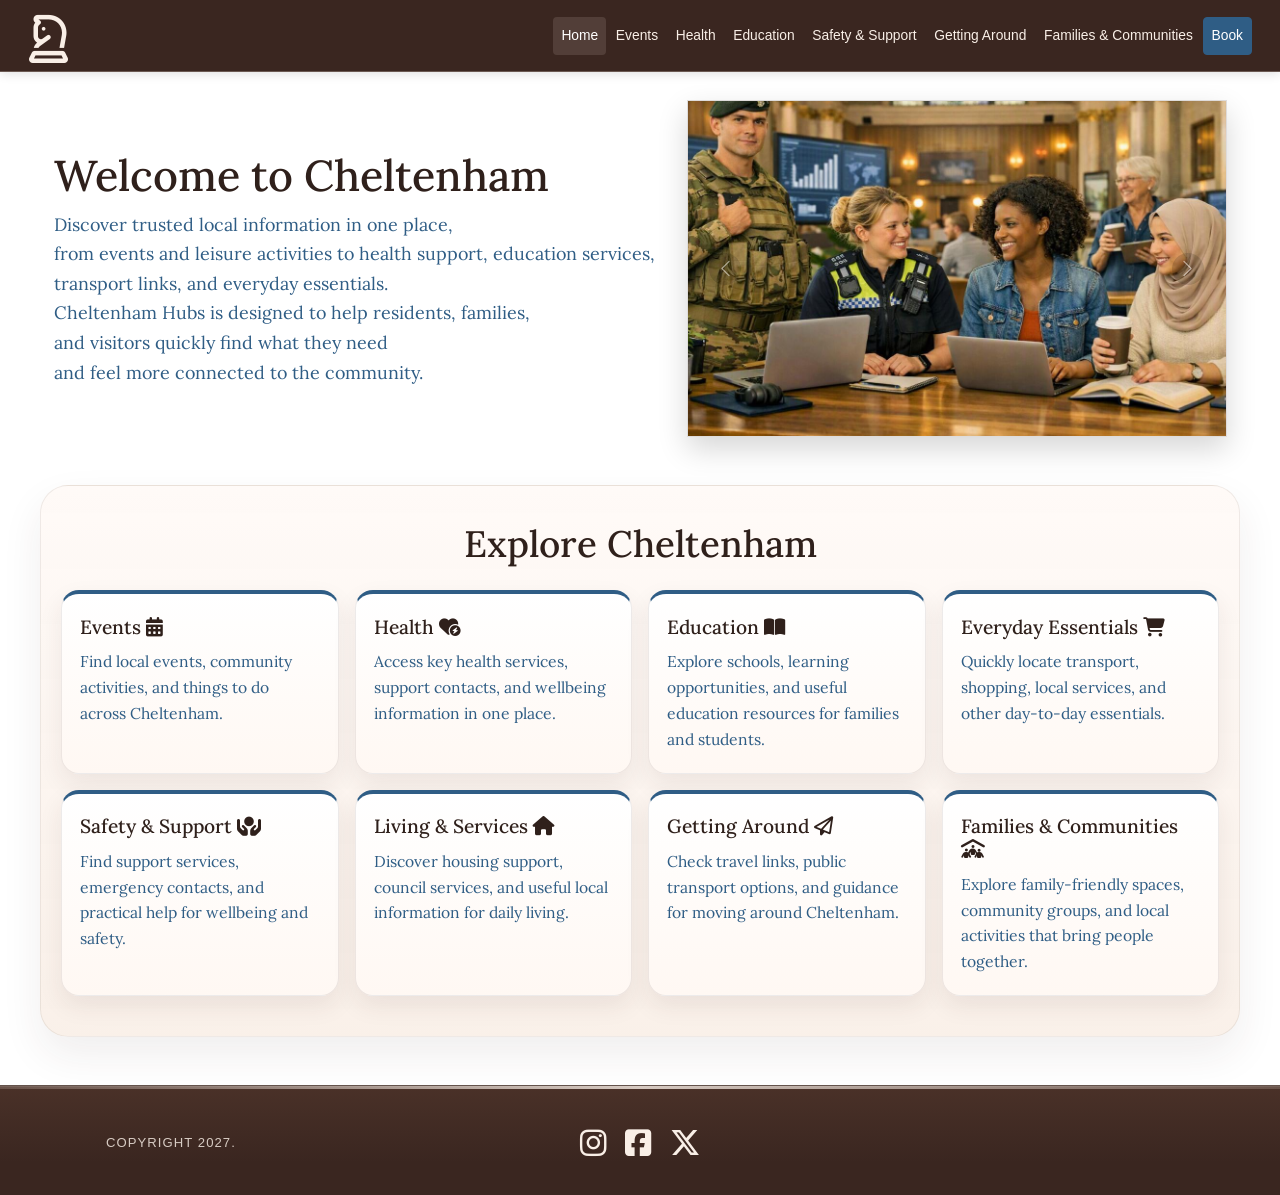
<file: index.html>
<!DOCTYPE html>
<html lang="en">

<head>
  <meta charset="UTF-8">
  <!-- Responsive Viewport - MANDATORY for mobile-friendly sites -->
  <meta name="viewport" content="width=device-width, initial-scale=1.0">
  <!-- Meta Description - For search engines & visitors -->
  <meta name="description"
    content="Cheltenham Hubs is your trusted central guide to local events, leisure centres, swimming pools, gyms, and essential emergency contacts across Cheltenham — simple, inclusive, and easy to use for everyone.">
  <title>Cheltenham hubs</title>
  <!--bootstrap css -->
  <link href="https://cdn.jsdelivr.net/npm/bootstrap@5.3.8/dist/css/bootstrap.min.css" rel="stylesheet"
    integrity="sha384-sRIl4kxILFvY47J16cr9ZwB07vP4J8+LH7qKQnuqkuIAvNWLzeN8tE5YBujZqJLB" crossorigin="anonymous">
  <link rel="stylesheet" href="https://cdnjs.cloudflare.com/ajax/libs/font-awesome/6.7.2/css/all.min.css"
    integrity="sha512-Evv84Mr4kqVGRNSgIGL/F/aIDqQb7xQ2vcrdIwxfjThSH8CSR7PBEakCr51Ck+w+/U6swU2Im1vVX0SVk9ABhg=="
    crossorigin="anonymous" referrerpolicy="no-referrer">
  <!--stylesheet-->
  <link rel="stylesheet" href="style.css">
</head>

<body>
  <!--navbar-->
  <section>
    <nav class="navbar navbar-expand-xl fixed-top">
      <div class="container-fluid">
        <a class="navbar-brand" href="index.html" aria-label="Cheltenham Hubs Home">
          <i class="fa-regular fa-chess-knight" aria-hidden="true"></i>
        </a>
        <button class="navbar-toggler" type="button" data-bs-toggle="collapse" data-bs-target="#navbarNavAltMarkup"
          aria-controls="navbarNavAltMarkup" aria-expanded="false" aria-label="Toggle navigation">
          <span class="navbar-toggler-icon"></span>
        </button>
        <div class="collapse navbar-collapse" id="navbarNavAltMarkup">
          <div class="navbar-nav ms-auto align-items-xl-center">
            <a class="nav-link active"  href="index.html">Home</a>
            <a class="nav-link" href="events.html">Events</a>
            <a class="nav-link" href="health.html">Health</a>
            <a class="nav-link" href="education.html">Education</a>
            <a class="nav-link" href="safety.support.html">Safety &amp; Support</a>
            <a class="nav-link" href="getting.html">Getting Around</a>
            <a class="nav-link" href="family.html">Families & Communities</a>
            <a class="nav-link book-link" href="family.html#booking-form">Book</a>

             


          </div>
        </div>
      </div>
    </nav>
  </section>

  <section class="hero-layout">
    <section class="welcome-copy">
      <h1>Welcome to Cheltenham</h1>
      <p>
        Discover trusted local information in one place,<br>
        from events and leisure activities to health support,
        education services,<br>
        transport links, and everyday essentials.
        <br> Cheltenham Hubs is designed to help residents,
        families, <br>
        and visitors quickly find what they need <br>
        and feel more connected to the community.
      </p>
    </section>

    <!--carousel-->
    <div id="carouselExample" class="carousel slide hero-carousel" data-bs-ride="carousel" data-bs-interval="3500">
      <div class="carousel-inner">
        <div class="carousel-item active">
          <img src="images/what.new.jpeg" class="d-block w-100" alt="community hub">
        </div>
        <div class="carousel-item">
          <img src="images/chel.hubs2.png" class="d-block w-100" alt="community support scene">
        </div>
        <div class="carousel-item">
          <img src="images/chel.hubs.png" class="d-block w-100" alt="cheltenham services overview">
        </div>
        <div class="carousel-item">
          <img src="images/chelt.hubs3.png" class="d-block w-100" alt="cheltenham services overview">
        </div>
      </div>
      <button class="carousel-control-prev" type="button" data-bs-target="#carouselExample" data-bs-slide="prev">
        <span class="carousel-control-prev-icon" aria-hidden="true"></span>
        <span class="visually-hidden">Previous</span>
      </button>
      <button class="carousel-control-next" type="button" data-bs-target="#carouselExample" data-bs-slide="next">
        <span class="carousel-control-next-icon" aria-hidden="true"></span>
        <span class="visually-hidden">Next</span>
      </button>
    </div>
  </section>
  <main>
    <section class="content explore-section">
      <h2>Explore Cheltenham</h2>
      <div class="info-grid">
        <div class="info-box">
            <h3>Events <i class="fa-solid fa-calendar-days" aria-hidden="true"></i></h3>
          <p>Find local events, community activities, and things to do across Cheltenham.</p>
        </div>
        <div class="info-box">
          <h3>Health <i class="fa-solid fa-heart-circle-bolt" aria-hidden="true"></i></h3>
          <p>Access key health services, support contacts, and wellbeing information in one place.</p>
        </div>
        <div class="info-box">
          <h3>Education <i class="fa-solid fa-book-open" aria-hidden="true"></i></h3>
          <p>Explore schools, learning opportunities, and useful education resources for families and students.</p>
        </div>
        <div class="info-box">
          <h3>Everyday Essentials <i class="fa-solid fa-cart-shopping" aria-hidden="true"></i></h3>
          <p>Quickly locate transport, shopping, local services, and other day-to-day essentials.</p>
        </div>
        <div class="info-box">
          <h3>Safety &amp; Support <i class="fa-solid fa-hands-holding-circle" aria-hidden="true"></i></h3>
          <p>Find support services, emergency contacts, and practical help for wellbeing and safety.</p>
        </div>
        <div class="info-box">
          <h3>Living &amp; Services <i class="fa-solid fa-house" aria-hidden="true"></i></h3>
          <p>Discover housing support, council services, and useful local information for daily living.</p>
        </div>
        <div class="info-box">
          <h3>Getting Around <i class="fa-regular fa-paper-plane" aria-hidden="true"></i></h3>
          <p>Check travel links, public transport options, and guidance for moving around Cheltenham.</p>
        </div>
        <div class="info-box">
          <h3>Families &amp; Communities <i class="fa-solid fa-people-roof" aria-hidden="true"></i></h3>
          <p>Explore family-friendly spaces, community groups, and local activities that bring people together.</p>
        </div>
      </div>
    </section>

  </main>

  <footer>
    <div class="footer-row">
      <small class="footer-copy">Copyright 2027.</small>
      <div class="social-links">
        <a href="https://www.instagram.com" target="_blank" aria-label="Visit our Instagram page (opens in a new tab)"
          rel="noopener"><i class="fa-brands fa-instagram"></i></a>
        <a href="https://www.facebook.com" target="_blank" aria-label="Visit our Facebook page (opens in a new tab)"
          rel="noopener"><i class="fa-brands fa-square-facebook"></i></a>
        <a href="https://www.x.com" target="_blank" aria-label="Visit our X feed (opens in a new tab)" rel="noopener"><i
            class="fa-brands fa-x-twitter"></i></a>
      </div>
      <div class="footer-spacer" aria-hidden="true"></div>
    </div>
  </footer>


  <!--bootstrap js -->
  <script src="https://cdn.jsdelivr.net/npm/bootstrap@5.3.8/dist/js/bootstrap.bundle.min.js"
    integrity="sha384-FKyoEForCGlyvwx9Hj09JcYn3nv7wiPVlz7YYwJrWVcXK/BmnVDxM+D2scQbITxI"
    crossorigin="anonymous"></script>


</body>



</html>
</file>
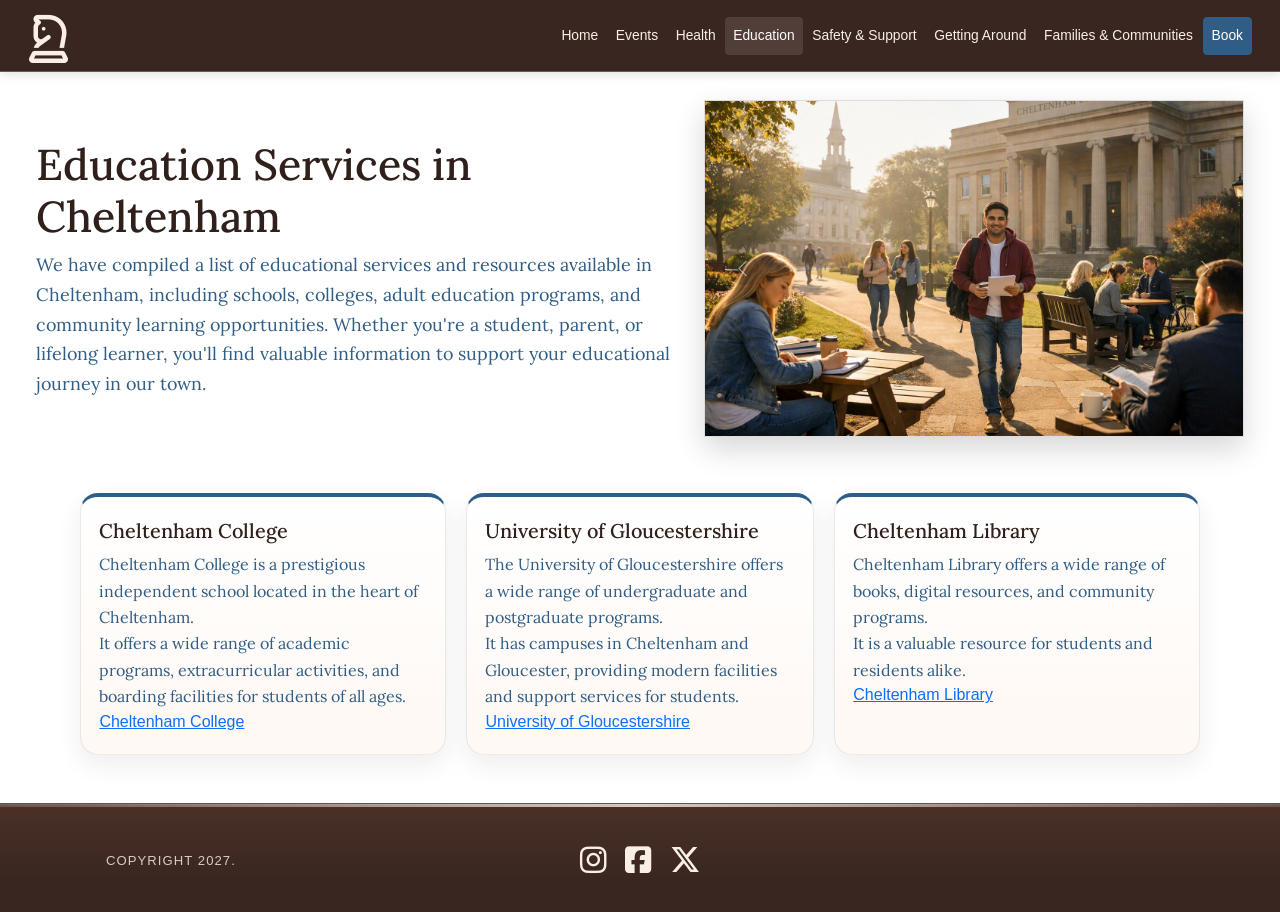
<file: education.html>
<!DOCTYPE html>
<html lang="en">

<head>
    <meta charset="UTF-8">
    <!-- Responsive Viewport - MANDATORY for mobile-friendly sites -->
    <meta name="viewport" content="width=device-width, initial-scale=1.0">
    <!-- Meta Description - For search engines & visitors -->
    <meta name="description"
        content="Cheltenham Hubs is your trusted central guide to local events, leisure centres, swimming pools, gyms, and essential emergency contacts across Cheltenham — simple, inclusive, and easy to use for everyone.">
    <title>Cheltenham hubs, Education</title>
    <!--bootstrap css -->
    <link href="https://cdn.jsdelivr.net/npm/bootstrap@5.3.8/dist/css/bootstrap.min.css" rel="stylesheet"
        integrity="sha384-sRIl4kxILFvY47J16cr9ZwB07vP4J8+LH7qKQnuqkuIAvNWLzeN8tE5YBujZqJLB" crossorigin="anonymous">
    <link rel="stylesheet" href="https://cdnjs.cloudflare.com/ajax/libs/font-awesome/6.7.2/css/all.min.css"
        integrity="sha512-Evv84Mr4kqVGRNSgIGL/F/aIDqQb7xQ2vcrdIwxfjThSH8CSR7PBEakCr51Ck+w+/U6swU2Im1vVX0SVk9ABhg=="
        crossorigin="anonymous" referrerpolicy="no-referrer">
    <!--stylesheet-->
    <link rel="stylesheet" href="style.css">
</head>

<body>
    <section>
        <!--navbar bootstrap-->
        <nav class="navbar navbar-expand-xl fixed-top">
            <div class="container-fluid">
                <a class="navbar-brand" href="education.html" aria-label="Cheltenham Hubs education">
                    <i class="fa-regular fa-chess-knight" aria-hidden="true"></i>
                </a>
                <button class="navbar-toggler" type="button" data-bs-toggle="collapse"
                    data-bs-target="#navbarNavAltMarkup" aria-controls="navbarNavAltMarkup" aria-expanded="false"
                    aria-label="Toggle navigation">
                    <span class="navbar-toggler-icon"></span>
                </button>
                <div class="collapse navbar-collapse" id="navbarNavAltMarkup">
                    <div class="navbar-nav ms-auto align-items-xl-center">
                        <a class="nav-link" href="index.html">Home</a>
                        <a class="nav-link" href="events.html">Events</a>
                        <a class="nav-link" href="health.html">Health</a>
                        <a class="nav-link active" href="education.html">Education</a>
                        <a class="nav-link" href="safety.support.html">Safety &amp; Support</a>
                        <a class="nav-link" href="getting.html">Getting Around</a>
                        <a class="nav-link" href="family.html">Families & Communities</a>
                        <a class="nav-link book-link" href="family.html#booking-form">Book</a>


                    </div>
                </div>
            </div>
        </nav>
   
    

    
    <section class="hero-layout">
        <section class="welcome-copy">
            <h1>Education Services in Cheltenham</h1>

            <p> We have compiled a list of educational services and resources available in Cheltenham, including
                schools, colleges, adult education programs, and community learning opportunities. Whether you're a
                student, parent, or lifelong learner, you'll find valuable information to support your educational
                journey in our town.
            </p>
          
        </section>
        <section>
            <div carousel id="carouselExample" class="carousel slide hero-carousel" data-bs-ride="carousel"
                data-bs-interval="3500">
                <div class="carousel-inner">
                    <div class="carousel-item active">
                        <img src="images/uni.chel.png" class="d-block w-100" alt="cheltenham education overview">
                    </div>
                    <div class="carousel-item">
                        <img src="images/univ.lib.png" class="d-block w-100"
                            alt="cheltenham education overview">
                    </div>
                    <div class="carousel-item">
                        <img src="images/chel.college.png" class="d-block w-100"
                            alt="cheltenham education overview">
                    </div>
                    <div class="carousel-item">
                        <img src="images/chel.college2.png" class="d-block w-100"
                            alt="cheltenham education overview">
                    </div>
                </div>
            <button class="carousel-control-prev" type="button" data-bs-target="#carouselExample" data-bs-slide="prev">
                <span class="carousel-control-prev-icon" aria-hidden="true"></span>
                <span class="visually-hidden">Previous</span>
            </button>
            <button class="carousel-control-next" type="button" data-bs-target="#carouselExample" data-bs-slide="next">
                <span class="carousel-control-next-icon" aria-hidden="true"></span>
                <span class="visually-hidden">Next</span>
            </button>
            </div>
        </section>

         </section>
       

         <header class="safety-main">
            <section class="safety-section" aria-label="Safety support highlights">
                <div class="safety-box">
                    <h3>Cheltenham College</h3>
                    <p>Cheltenham College is a prestigious independent school located in the heart of Cheltenham.</p>
                    <p>It offers a wide range of academic programs, extracurricular activities, and boarding facilities for
                        students of all ages.</p>
                    <a href="https://www.cheltenhamcollege.org/" target="_blank" rel="noopener noreferrer">Cheltenham College</a>
                </div>



                <div class="safety-box">
                    <h3>University of Gloucestershire</h3>
                    <p>The University of Gloucestershire offers a wide range of undergraduate and postgraduate programs.</p>
                    <p>It has campuses in Cheltenham and Gloucester, providing modern facilities and support services for students.</p>
                    <a href="https://www.glos.ac.uk/" target="_blank" rel="noopener noreferrer">University of Gloucestershire</a>
                </div>

                <div class="safety-box">
                    <h3>Cheltenham Library</h3>
                    <p>Cheltenham Library offers a wide range of books, digital resources, and community programs.</p>
                    <p>It is a valuable resource for students and residents alike.</p>
                    <a href="https://www.gloucestershire.gov.uk/libraries/find-a-library/cheltenham-library/" target="_blank" rel="noopener noreferrer">Cheltenham Library</a>
                </div>
                
                 

            </section>
        </header>


    </section>











        <!--footer-->
        <footer>
    <div class="footer-row">
      <small class="footer-copy">Copyright 2027.</small>
      <div class="social-links">
        <a href="https://www.instagram.com" target="_blank" aria-label="Visit our Instagram page (opens in a new tab)"
          rel="noopener"><i class="fa-brands fa-instagram"></i></a>
        <a href="https://www.facebook.com" target="_blank" aria-label="Visit our Facebook page (opens in a new tab)"
          rel="noopener"><i class="fa-brands fa-square-facebook"></i></a>
        <a href="https://www.x.com" target="_blank" aria-label="Visit our X feed (opens in a new tab)" rel="noopener"><i
            class="fa-brands fa-x-twitter"></i></a>
      </div>
      <div class="footer-spacer" aria-hidden="true"></div>
    </div>
  </footer>


        <!--bootstrap js -->
        <script src="https://cdn.jsdelivr.net/npm/bootstrap@5.3.8/dist/js/bootstrap.bundle.min.js"
            integrity="sha384-FKyoEForCGlyvwx9Hj09JcYn3nv7wiPVlz7YYwJrWVcXK/BmnVDxM+D2scQbITxI"
            crossorigin="anonymous"></script>
</body>

</html>
</file>
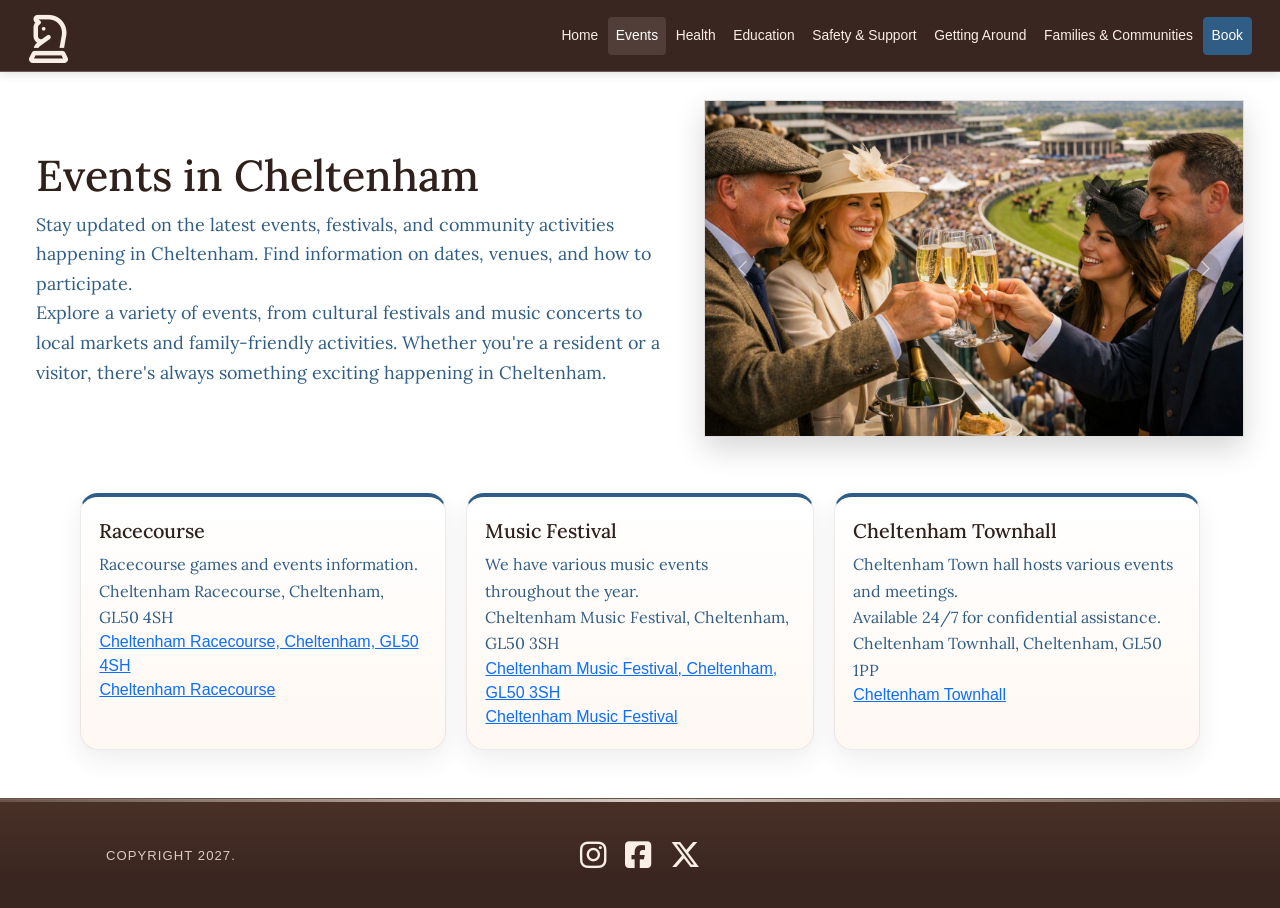
<file: events.html>
<!DOCTYPE html>
<html lang="en">

<head>
    <meta charset="UTF-8">
    <!-- Responsive Viewport - MANDATORY for mobile-friendly sites -->
    <meta name="viewport" content="width=device-width, initial-scale=1.0">
    <!-- Meta Description - For search engines & visitors -->
    <meta name="description"
        content="Cheltenham Hubs is your trusted central guide to local events, leisure centres, swimming pools, gyms, and essential emergency contacts across Cheltenham — simple, inclusive, and easy to use for everyone.">
    <title>Cheltenham hubs, Events</title>
    <!--bootstrap css -->
    <link href="https://cdn.jsdelivr.net/npm/bootstrap@5.3.8/dist/css/bootstrap.min.css" rel="stylesheet"
        integrity="sha384-sRIl4kxILFvY47J16cr9ZwB07vP4J8+LH7qKQnuqkuIAvNWLzeN8tE5YBujZqJLB" crossorigin="anonymous">
    <link rel="stylesheet" href="https://cdnjs.cloudflare.com/ajax/libs/font-awesome/6.7.2/css/all.min.css"
        integrity="sha512-Evv84Mr4kqVGRNSgIGL/F/aIDqQb7xQ2vcrdIwxfjThSH8CSR7PBEakCr51Ck+w+/U6swU2Im1vVX0SVk9ABhg=="
        crossorigin="anonymous" referrerpolicy="no-referrer">
    <!--stylesheet-->
    <link rel="stylesheet" href="style.css">
</head>
<body>
    <!--navbar-->
    <section>
        <nav class="navbar navbar-expand-xl fixed-top">
            <div class="container-fluid">
                <a class="navbar-brand" href="events.html" aria-label="Cheltenham Hubs Events">
                    <i class="fa-regular fa-chess-knight" aria-hidden="true"></i>
                </a>
                <button class="navbar-toggler" type="button" data-bs-toggle="collapse"
                    data-bs-target="#navbarNavAltMarkup" aria-controls="navbarNavAltMarkup" aria-expanded="false"
                    aria-label="Toggle navigation">
                    <span class="navbar-toggler-icon"></span>
                </button>
                <div class="collapse navbar-collapse" id="navbarNavAltMarkup">
                    <div class="navbar-nav ms-auto align-items-xl-center">
                        <a class="nav-link" href="index.html">Home</a>
                        <a class="nav-link active"  href="events.html">Events</a>
                        <a class="nav-link" href="health.html">Health</a>
                        <a class="nav-link" href="education.html">Education</a>
                        <a class="nav-link" href="safety.support.html">Safety &amp; Support</a>
                        <a class="nav-link" href="getting.html">Getting Around</a>
                        <a class="nav-link" href="family.html">Families & Communities</a>
                        <a class="nav-link book-link" href="family.html#booking-form">Book</a>


                    </div>
                </div>
            </div>
        </nav>
    </section>
     <section class="hero-layout">
        <section class="welcome-copy">
            <h1>Events in Cheltenham</h1>
            <p>
                Stay updated on the latest events, festivals, and community activities happening in Cheltenham. Find information on dates, venues, and how to participate.
            </p>
            <p>
                Explore a variety of events, from cultural festivals and music concerts to local markets and family-friendly activities. Whether you're a resident or a visitor, there's always something exciting happening in Cheltenham.
        </section>
         <!--carousel-->
        <div id="carouselExample" class="carousel slide hero-carousel" data-bs-ride="carousel" data-bs-interval="3500">
            <div class="carousel-inner">
                <div class="carousel-item active">
                    <img src="images/race.p.png" class="d-block w-100" alt="community hub">
                </div>
                <div class="carousel-item">
                    <img src="images/race.course.png" class="d-block w-100" alt="cheltenham services overview">
                </div>
                <div class="carousel-item">
                    <img src="images/race.veiw.png" class="d-block w-100" alt="cheltenham services overview">
                </div>

                <div class="carousel-item">
                    <img src="images/sing.mus.png" class="d-block w-100" alt="cheltenham services overview">
                </div>
                <div class="carousel-item">
                    <img src="images/music.fes.png" class="d-block w-100" alt="cheltenham services overview">
                </div>
                <div class="carousel-item">
                    <img src="images/festival.community.png" class="d-block w-100" alt="cheltenham services overview">
                </div>
                
            </div>
            <button class="carousel-control-prev" type="button" data-bs-target="#carouselExample" data-bs-slide="prev">
                <span class="carousel-control-prev-icon" aria-hidden="true"></span>
                <span class="visually-hidden">Previous</span>
            </button>
            <button class="carousel-control-next" type="button" data-bs-target="#carouselExample" data-bs-slide="next">
                <span class="carousel-control-next-icon" aria-hidden="true"></span>
                <span class="visually-hidden">Next</span>
            </button>
        </div>
    </section>

    <header class="safety-main">
            <section class="safety-section" aria-label="Safety support highlights">
                <div class="safety-box">
                    <h3>Racecourse</h3>
                    <p>Racecourse games and events information.</p>
                    <p>Cheltenham Racecourse, Cheltenham, GL50 4SH</p>
                    <a href="https://www.google.com/maps/place/Cheltenham+Racecourse,+Cheltenham,+Gloucestershire,+GL50+4SH" target="_blank" rel="noopener noreferrer">Cheltenham Racecourse, Cheltenham, GL50 4SH</a>
                    <br>
                    <a href="tel:+441245455000">Cheltenham Racecourse</a>
                </div>



                <div class="safety-box">
                    <h3>Music Festival</h3>
                    <p>We have various music events throughout the year.</p>
                    <p>Cheltenham Music Festival, Cheltenham, GL50 3SH</p>
                    <a href="https://www.google.com/maps/place/Cheltenham+Music+Festival,+Cheltenham,+Gloucestershire,+GL50+3SH" target="_blank" rel="noopener noreferrer">Cheltenham Music Festival, Cheltenham, GL50 3SH</a>
                    <br>
                    <a href="tel:+441245123456">Cheltenham Music Festival</a>
                </div>

                <div class="safety-box">
                    <h3>Cheltenham Townhall</h3>
                    <p>Cheltenham Town hall hosts various events and meetings.</p>
                    <p>Available 24/7 for confidential assistance.</p>
                    <p>Cheltenham Townhall, Cheltenham, GL50 1PP</p>
                    <a href="https://www.cheltenham.gov.uk/info/20012/halls_and_venues/107/cheltenham_town_hall" target="_blank" rel="noopener noreferrer">Cheltenham Townhall</a>
                </div>
                 

            </section>
        </header>





     <!--footer-->
         <footer>
    <div class="footer-row">
      <small class="footer-copy">Copyright 2027.</small>
      <div class="social-links">
        <a href="https://www.instagram.com" target="_blank" aria-label="Visit our Instagram page (opens in a new tab)"
          rel="noopener"><i class="fa-brands fa-instagram"></i></a>
        <a href="https://www.facebook.com" target="_blank" aria-label="Visit our Facebook page (opens in a new tab)"
          rel="noopener"><i class="fa-brands fa-square-facebook"></i></a>
        <a href="https://www.x.com" target="_blank" aria-label="Visit our X feed (opens in a new tab)" rel="noopener"><i
            class="fa-brands fa-x-twitter"></i></a>
      </div>
      <div class="footer-spacer" aria-hidden="true"></div>
    </div>
  </footer>


        <!--bootstrap js -->
        <script src="https://cdn.jsdelivr.net/npm/bootstrap@5.3.8/dist/js/bootstrap.bundle.min.js"
            integrity="sha384-FKyoEForCGlyvwx9Hj09JcYn3nv7wiPVlz7YYwJrWVcXK/BmnVDxM+D2scQbITxI"
            crossorigin="anonymous"></script>
</body>
</html>
</file>
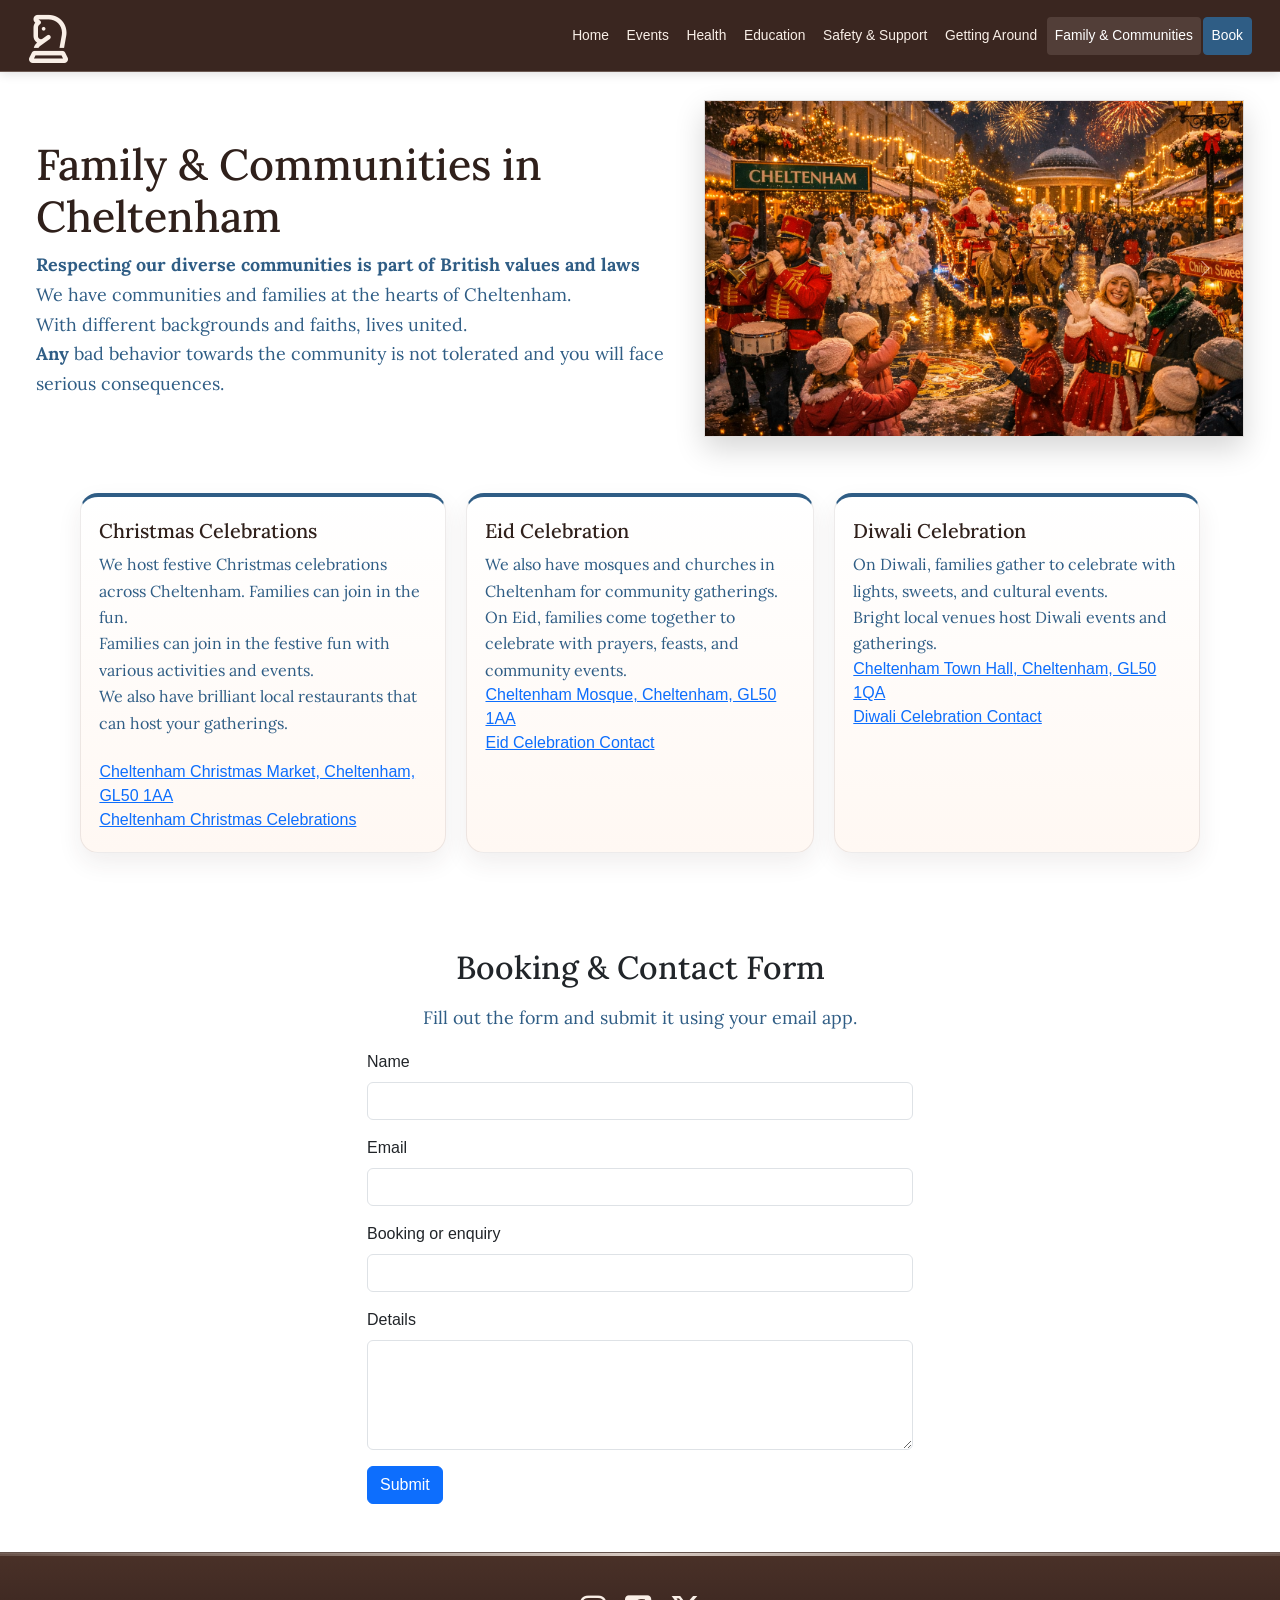
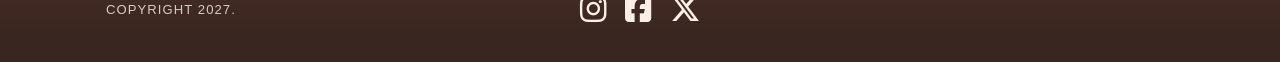
<file: family.html>
<!DOCTYPE html>
<html lang="en">

<head>
    <meta charset="UTF-8">
    <!-- Responsive Viewport - MANDATORY for mobile-friendly sites -->
    <meta name="viewport" content="width=device-width, initial-scale=1.0">
    <!-- Meta Description - For search engines & visitors -->
    <meta name="description"
        content="Cheltenham Hubs is your trusted central guide to local events, leisure centres, swimming pools, gyms, and essential emergency contacts across Cheltenham — simple, inclusive, and easy to use for everyone.">
    <title>Cheltenham hubs, Family & Communities</title>
    <!--bootstrap css -->
    <link href="https://cdn.jsdelivr.net/npm/bootstrap@5.3.8/dist/css/bootstrap.min.css" rel="stylesheet"
        integrity="sha384-sRIl4kxILFvY47J16cr9ZwB07vP4J8+LH7qKQnuqkuIAvNWLzeN8tE5YBujZqJLB" crossorigin="anonymous">
    <link rel="stylesheet" href="https://cdnjs.cloudflare.com/ajax/libs/font-awesome/6.7.2/css/all.min.css"
        integrity="sha512-Evv84Mr4kqVGRNSgIGL/F/aIDqQb7xQ2vcrdIwxfjThSH8CSR7PBEakCr51Ck+w+/U6swU2Im1vVX0SVk9ABhg=="
        crossorigin="anonymous" referrerpolicy="no-referrer">
    <!--stylesheet-->
    <link rel="stylesheet" href="style.css">
</head>

<body>
    <!--bootstrap nav-->
    <section>
        <nav class="navbar navbar-expand-xl fixed-top">
            <div class="container-fluid">
                <a class="navbar-brand" href="family.html" aria-label="Cheltenham Hubs Getting Around">
                    <i class="fa-regular fa-chess-knight" aria-hidden="true"></i>
                </a>
                <button class="navbar-toggler" type="button" data-bs-toggle="collapse"
                    data-bs-target="#navbarNavAltMarkup" aria-controls="navbarNavAltMarkup" aria-expanded="false"
                    aria-label="Toggle navigation">
                    <span class="navbar-toggler-icon"></span>
                </button>
                <div class="collapse navbar-collapse" id="navbarNavAltMarkup">
                    <div class="navbar-nav ms-auto align-items-xl-center">
                        <a class="nav-link" href="index.html">Home</a>
                        <a class="nav-link" href="events.html">Events</a>
                        <a class="nav-link" href="health.html">Health</a>
                        <a class="nav-link" href="education.html">Education</a>
                        <a class="nav-link" href="safety.support.html">Safety &amp; Support</a>
                        <a class="nav-link" href="getting.html">Getting Around</a>
                        <a class="nav-link active" href="family.html">Family & Communities</a>
                        <a class="nav-link book-link" href="family.html#booking-form">Book</a>


                    </div>
                </div>
            </div>
        </nav>
    </section>
    <!--header and carousel -->
    <section class="hero-layout">
        <section class="welcome-copy">
            <h1>Family & Communities in Cheltenham</h1>
            <p><strong>Respecting our diverse communities is part of British values and laws</strong></p>
            <p>
                We have communities and families at the hearts of Cheltenham.
            </p>
            <p>With different backgrounds and faiths, lives united.</p>
            <p><strong>Any</strong> bad behavior towards the community is not tolerated and you will face serious
                consequences.</p>

        </section>
        <!--carousel-->
        <div id="carouselExample" class="carousel slide hero-carousel" data-bs-ride="carousel" data-bs-interval="3500">
            <div class="carousel-inner">
                <div class="carousel-item active">
                    <img src="images/chirs.png" class="d-block w-100" alt="community hub">
                </div>
                <div class="carousel-item">
                    <img src="images/eid.png" class="d-block w-100" alt="cheltenham services overview">
                </div>
                <div class="carousel-item">
                    <img src="images/diwali.png" class="d-block w-100" alt="cheltenham services overview">
                </div>

            </div>
            <button class="carousel-control-prev" type="button" data-bs-target="#carouselExample" data-bs-slide="prev">
                <span class="carousel-control-prev-icon" aria-hidden="true"></span>
                <span class="visually-hidden">Previous</span>
            </button>
            <button class="carousel-control-next" type="button" data-bs-target="#carouselExample" data-bs-slide="next">
                <span class="carousel-control-next-icon" aria-hidden="true"></span>
                <span class="visually-hidden">Next</span>
            </button>
        </div>
    </section>
    <!--carousel-->
    <header class="safety-main">
            <section class="safety-section" aria-label="Safety support highlights">
                <div class="safety-box">
                    <h3>Christmas Celebrations</h3>
                    <p>We host festive Christmas celebrations across Cheltenham. Families can join in the fun.</p>
                    <p>Families can join in the festive fun with various activities and events.</p>
                    <p> We also have brilliant local restaurants that can host your gatherings.</p>
                    <br>
            <a href="https://www.google.com/maps/place/Cheltenham+Christmas+Market,+Cheltenham,+Gloucestershire,+GL50+1AA" target="_blank" rel="noopener noreferrer">Cheltenham Christmas Market, Cheltenham, GL50 1AA</a>
                    <br>
                    <a href="tel:+441245123456">Cheltenham Christmas Celebrations</a>
                </div>



                <div class="safety-box">
                    <h3>Eid Celebration</h3>
                    <p>We also have mosques and churches in Cheltenham for community gatherings.</p>
                    <p>On Eid, families come together to celebrate with prayers, feasts, and community events.</p>
                    <a href="https://www.google.com/maps/place/Cheltenham+Mosque,+Cheltenham,+Gloucestershire,+GL50+1AA" target="_blank" rel="noopener noreferrer">Cheltenham Mosque, Cheltenham, GL50 1AA</a>
                    <br>
                    <a href="tel:+441245123456">Eid Celebration Contact</a>
                </div>

                <div class="safety-box">
                    <h3>Diwali Celebration</h3>
                    <p>On Diwali, families gather to celebrate with lights, sweets, and cultural events.</p>
                    <p>Bright local venues host Diwali events and gatherings.</p>
                    <a href="https://www.google.com/maps/place/Cheltenham+Town+Hall,+Cheltenham,+Gloucestershire,+GL50+1QA" target="_blank" rel="noopener noreferrer">Cheltenham Town Hall, Cheltenham, GL50 1QA</a>
                    <br>
                    <a href="tel:+441245123456">Diwali Celebration Contact</a>
                </div>
                 

            </section>
        </header>

        <section class="container py-5" id="booking-form">
            <div class="row justify-content-center">
                <div class="col-md-8 col-lg-6">
                    <h2 class="text-center mb-3">Booking &amp; Contact Form</h2>
                    <p class="text-center">Fill out the form and submit it using your email app.</p>
                    <form action="mailto:salimjamshidi12@gmail.com" method="post" enctype="text/plain">
                        <div class="mb-3">
                            <label for="booking-name" class="form-label">Name</label>
                            <input type="text" class="form-control" id="booking-name" name="Name" required>
                        </div>
                        <div class="mb-3">
                            <label for="booking-email" class="form-label">Email</label>
                            <input type="email" class="form-control" id="booking-email" name="Email" required>
                        </div>
                        <div class="mb-3">
                            <label for="booking-subject" class="form-label">Booking or enquiry</label>
                            <input type="text" class="form-control" id="booking-subject" name="Booking or enquiry"
                                required>
                        </div>
                        <div class="mb-3">
                            <label for="booking-details" class="form-label">Details</label>
                            <textarea class="form-control" id="booking-details" name="Details" rows="4"
                                required></textarea>
                        </div>
                        <button type="submit" class="btn btn-primary">Submit</button>
                    </form>
                </div>
            </div>
        </section>


        <!--footer-->
         <footer>
    <div class="footer-row">
      <small class="footer-copy">Copyright 2027.</small>
      <div class="social-links">
        <a href="https://www.instagram.com" target="_blank" aria-label="Visit our Instagram page (opens in a new tab)"
          rel="noopener"><i class="fa-brands fa-instagram"></i></a>
        <a href="https://www.facebook.com" target="_blank" aria-label="Visit our Facebook page (opens in a new tab)"
          rel="noopener"><i class="fa-brands fa-square-facebook"></i></a>
        <a href="https://www.x.com" target="_blank" aria-label="Visit our X feed (opens in a new tab)" rel="noopener"><i
            class="fa-brands fa-x-twitter"></i></a>
      </div>
      <div class="footer-spacer" aria-hidden="true"></div>
    </div>
  </footer>


        <!--bootstrap js -->
        <script src="https://cdn.jsdelivr.net/npm/bootstrap@5.3.8/dist/js/bootstrap.bundle.min.js"
            integrity="sha384-FKyoEForCGlyvwx9Hj09JcYn3nv7wiPVlz7YYwJrWVcXK/BmnVDxM+D2scQbITxI"
            crossorigin="anonymous"></script>
</body>

</html>
</file>
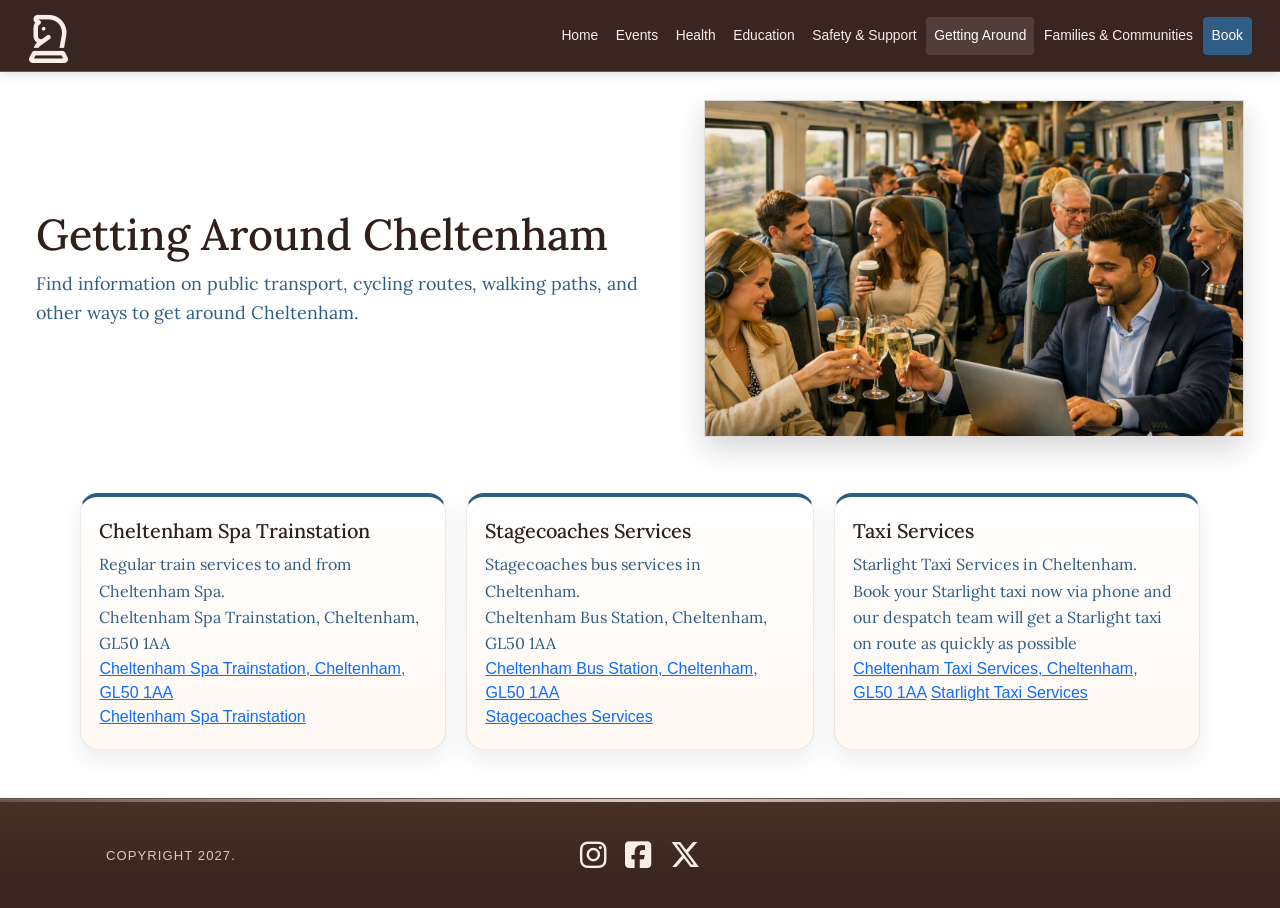
<file: getting.html>
<!DOCTYPE html>
<html lang="en">

<head>
    <meta charset="UTF-8">
    <!-- Responsive Viewport - MANDATORY for mobile-friendly sites -->
    <meta name="viewport" content="width=device-width, initial-scale=1.0">
    <!-- Meta Description - For search engines & visitors -->
    <meta name="description"
        content="Cheltenham Hubs is your trusted central guide to local events, leisure centres, swimming pools, gyms, and essential emergency contacts across Cheltenham — simple, inclusive, and easy to use for everyone.">
    <title>Cheltenham hubs, Getting Around</title>
    <!--bootstrap css -->
    <link href="https://cdn.jsdelivr.net/npm/bootstrap@5.3.8/dist/css/bootstrap.min.css" rel="stylesheet"
        integrity="sha384-sRIl4kxILFvY47J16cr9ZwB07vP4J8+LH7qKQnuqkuIAvNWLzeN8tE5YBujZqJLB" crossorigin="anonymous">
    <link rel="stylesheet" href="https://cdnjs.cloudflare.com/ajax/libs/font-awesome/6.7.2/css/all.min.css"
        integrity="sha512-Evv84Mr4kqVGRNSgIGL/F/aIDqQb7xQ2vcrdIwxfjThSH8CSR7PBEakCr51Ck+w+/U6swU2Im1vVX0SVk9ABhg=="
        crossorigin="anonymous" referrerpolicy="no-referrer">
    <!--stylesheet-->
    <link rel="stylesheet" href="style.css">
</head>
<body>
    <!--navbar-->
     <!--navbar-->
    <section>
        <nav class="navbar navbar-expand-xl fixed-top">
            <div class="container-fluid">
                <a class="navbar-brand" href="getting.html" aria-label="Cheltenham Hubs Getting Around">
                    <i class="fa-regular fa-chess-knight" aria-hidden="true"></i>
                </a>
                <button class="navbar-toggler" type="button" data-bs-toggle="collapse"
                    data-bs-target="#navbarNavAltMarkup" aria-controls="navbarNavAltMarkup" aria-expanded="false"
                    aria-label="Toggle navigation">
                    <span class="navbar-toggler-icon"></span>
                </button>
                <div class="collapse navbar-collapse" id="navbarNavAltMarkup">
                    <div class="navbar-nav ms-auto align-items-xl-center">
                        <a class="nav-link" href="index.html">Home</a>
                        <a class="nav-link"  href="events.html">Events</a>
                        <a class="nav-link" href="health.html">Health</a>
                        <a class="nav-link" href="education.html">Education</a>
                        <a class="nav-link" href="safety.support.html">Safety &amp; Support</a>
                        <a class="nav-link active" href="getting.html">Getting Around</a>
                        <a class="nav-link" href="family.html">Families & Communities</a>
                        <a class="nav-link book-link" href="family.html#booking-form">Book</a>


                    </div>
                </div>
            </div>
        </nav>
    </section>

    <!--header and carousel -->
    <section class="hero-layout">
        <section class="welcome-copy">
            <h1>Getting Around Cheltenham</h1>
            <p>
                Find information on public transport, cycling routes, walking paths, and other ways to get around Cheltenham.
            </p>
        </section>
        <!--carousel-->
        <div id="carouselExample" class="carousel slide hero-carousel" data-bs-ride="carousel" data-bs-interval="3500">
            <div class="carousel-inner">
                <div class="carousel-item active">
                    <img src="images/train1.png" class="d-block w-100" alt="community hub">
                </div>
                <div class="carousel-item">
                    <img src="images/train.en.png" class="d-block w-100" alt="cheltenham services overview">
                </div>
                <div class="carousel-item">
                    <img src="images/taxi.png" class="d-block w-100" alt="cheltenham services overview">
                </div>

                <div class="carousel-item">
                    <img src="images/transport.bus.png" class="d-block w-100" alt="cheltenham services overview">
                </div>
                <div class="carousel-item">
                    <img src="images/transport.bus2.png" class="d-block w-100" alt="cheltenham services overview">
                </div>
                <div class="carousel-item">
                    <img src="images/scooter.png" class="d-block w-100" alt="cheltenham services overview">
                </div>
               
            </div>
            <button class="carousel-control-prev" type="button" data-bs-target="#carouselExample" data-bs-slide="prev">
                <span class="carousel-control-prev-icon" aria-hidden="true"></span>
                <span class="visually-hidden">Previous</span>
            </button>
            <button class="carousel-control-next" type="button" data-bs-target="#carouselExample" data-bs-slide="next">
                <span class="carousel-control-next-icon" aria-hidden="true"></span>
                <span class="visually-hidden">Next</span>
            </button>
        </div>
    </section>


    <header class="safety-main">
            <section class="safety-section" aria-label="Safety support highlights">
                <div class="safety-box">
                    <h3>Cheltenham Spa Trainstation</h3>
                    <p>Regular train services to and from Cheltenham Spa.</p>
                    <p>Cheltenham Spa Trainstation, Cheltenham, GL50 1AA</p>
                    <a href="https://www.google.com/maps/place/Cheltenham+Spa+Trainstation,+Cheltenham,+Gloucestershire,+GL50+1AA" target="_blank" rel="noopener noreferrer">Cheltenham Spa Trainstation, Cheltenham, GL50 1AA</a>
                    <br>
                    <a href="tel:+441245455000">Cheltenham Spa Trainstation</a>
                </div>



                <div class="safety-box">
                    <h3>Stagecoaches Services </h3>
                    <p>Stagecoaches bus services in Cheltenham.</p>
                    <p>Cheltenham Bus Station, Cheltenham, GL50 1AA</p>
                    <a href="https://www.google.com/maps/place/Cheltenham+Bus+Station,+Cheltenham,+Gloucestershire,+GL50+1AA" target="_blank" rel="noopener noreferrer">Cheltenham Bus Station, Cheltenham, GL50 1AA</a>
                    <br>
                    <a href="tel:+441245123456">Stagecoaches Services</a>
                </div>

                <div class="safety-box">
                    <h3>Taxi Services</h3>
                    <p>Starlight Taxi Services in Cheltenham.</p>
                    <p>Book your Starlight taxi now via phone and our despatch team will get a Starlight taxi on route as quickly as possible</p>
                    <a href="https://www.google.com/maps/place/Cheltenham+Taxi+Services,+Cheltenham,+Gloucestershire,+GL50+1AA" target="_blank" rel="noopener noreferrer">Cheltenham Taxi Services, Cheltenham, GL50 1AA</a>
                    <a phone href="tel:+441245123456">Starlight Taxi Services</a>
                </div>
                 

            </section>
        </header>



    <!--footer-->
         <footer>
    <div class="footer-row">
      <small class="footer-copy">Copyright 2027.</small>
      <div class="social-links">
        <a href="https://www.instagram.com" target="_blank" aria-label="Visit our Instagram page (opens in a new tab)"
          rel="noopener"><i class="fa-brands fa-instagram"></i></a>
        <a href="https://www.facebook.com" target="_blank" aria-label="Visit our Facebook page (opens in a new tab)"
          rel="noopener"><i class="fa-brands fa-square-facebook"></i></a>
        <a href="https://www.x.com" target="_blank" aria-label="Visit our X feed (opens in a new tab)" rel="noopener"><i
            class="fa-brands fa-x-twitter"></i></a>
      </div>
      <div class="footer-spacer" aria-hidden="true"></div>
    </div>
  </footer>


        <!--bootstrap js -->
        <script src="https://cdn.jsdelivr.net/npm/bootstrap@5.3.8/dist/js/bootstrap.bundle.min.js"
            integrity="sha384-FKyoEForCGlyvwx9Hj09JcYn3nv7wiPVlz7YYwJrWVcXK/BmnVDxM+D2scQbITxI"
            crossorigin="anonymous"></script>
</body>
</html>
</file>
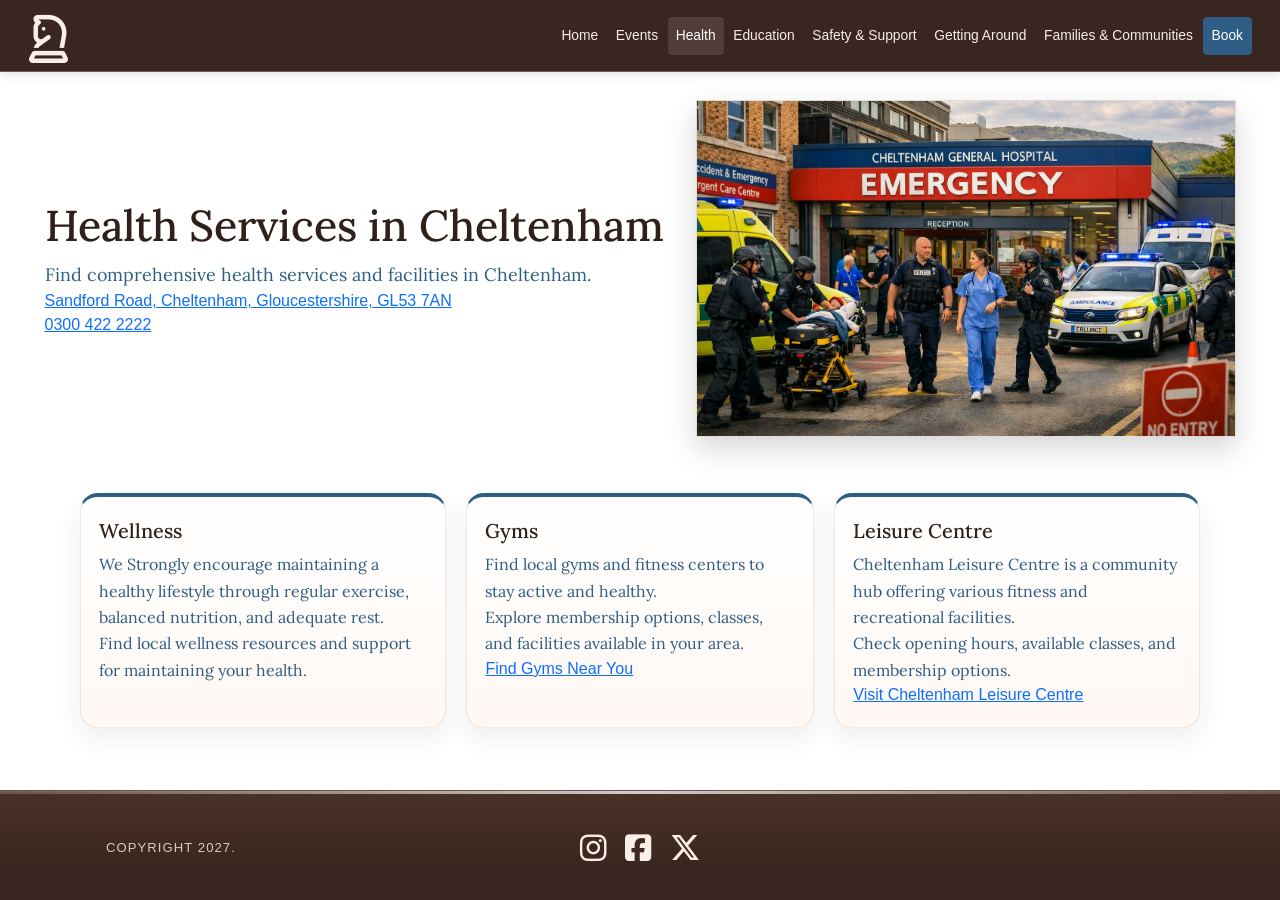
<file: health.html>
<!DOCTYPE html>
<html lang="en">

<head>
  <meta charset="UTF-8">
  <!-- Responsive Viewport - MANDATORY for mobile-friendly sites -->
  <meta name="viewport" content="width=device-width, initial-scale=1.0">
  <!-- Meta Description - For search engines & visitors -->
  <meta name="description"
    content="Cheltenham Hubs is your trusted central guide to local events, leisure centres, swimming pools, gyms, and essential emergency contacts across Cheltenham — simple, inclusive, and easy to use for everyone.">
  <title>Cheltenham hubs Health</title>
  <!--bootstrap css -->
  <link href="https://cdn.jsdelivr.net/npm/bootstrap@5.3.8/dist/css/bootstrap.min.css" rel="stylesheet"
    integrity="sha384-sRIl4kxILFvY47J16cr9ZwB07vP4J8+LH7qKQnuqkuIAvNWLzeN8tE5YBujZqJLB" crossorigin="anonymous">
  <link rel="stylesheet" href="https://cdnjs.cloudflare.com/ajax/libs/font-awesome/6.7.2/css/all.min.css"
    integrity="sha512-Evv84Mr4kqVGRNSgIGL/F/aIDqQb7xQ2vcrdIwxfjThSH8CSR7PBEakCr51Ck+w+/U6swU2Im1vVX0SVk9ABhg=="
    crossorigin="anonymous" referrerpolicy="no-referrer">
  <!--stylesheet-->
  <link rel="stylesheet" href="style.css">
</head>
<body>
    <section>
    <nav class="navbar navbar-expand-xl fixed-top">
      <div class="container-fluid">
        <a class="navbar-brand" href="health.html" aria-label="Cheltenham Hubs health">
          <i class="fa-regular fa-chess-knight" aria-hidden="true"></i>
        </a>
        <button class="navbar-toggler" type="button" data-bs-toggle="collapse" data-bs-target="#navbarNavAltMarkup"
          aria-controls="navbarNavAltMarkup" aria-expanded="false" aria-label="Toggle navigation">
          <span class="navbar-toggler-icon"></span>
        </button>
        <div class="collapse navbar-collapse" id="navbarNavAltMarkup">
          <div class="navbar-nav ms-auto align-items-xl-center">
            <a class="nav-link"  href="index.html">Home</a>
            <a class="nav-link" href="events.html">Events</a>
            <a class="nav-link active" href="health.html">Health</a>
            <a class="nav-link" href="./education.html">Education</a>
            <a class="nav-link" href="safety.support.html">Safety &amp; Support</a>
            <a class="nav-link" href="getting.html">Getting Around</a>
            <a class="nav-link" href="family.html">Families & Communities</a>
            <a class="nav-link book-link" href="family.html#booking-form">Book</a>


          </div>
        </div>
      </div>
    </nav>
  </section>
  <section class="hero-layout">
        <section class="welcome-copy">
            <h1>Health Services in Cheltenham</h1>
            <p>Find comprehensive health services and facilities in Cheltenham.</p>
                <a href="https://www.google.com/maps/place/Sandford+Road,+Cheltenham,+Gloucestershire,+GL53+7AN" target="_blank" rel="noopener noreferrer">Sandford Road, Cheltenham, Gloucestershire, GL53 7AN</a>
                <br>
                <a href="tel:03004222222"> 0300 422 2222</a>
        </section>
        <!--carousel-->
        <div id="carouselExample" class="carousel slide hero-carousel" data-bs-ride="carousel" data-bs-interval="3500">
            <div class="carousel-inner">
                <div class="carousel-item active">
                    <img src="images/hospital.emergency.png" class="d-block w-100" alt="community hub">
                </div>
                <div class="carousel-item">
                    <img src="images/hospital.pat.png" class="d-block w-100" alt="cheltenham services overview">
                </div>
                <div class="carousel-item">
                    <img src="images/hospital.service.png" class="d-block w-100" alt="cheltenham services overview">
                </div>  
            </div>
            <button class="carousel-control-prev" type="button" data-bs-target="#carouselExample" data-bs-slide="prev">
                <span class="carousel-control-prev-icon" aria-hidden="true"></span>
                <span class="visually-hidden">Previous</span>
            </button>
            <button class="carousel-control-next" type="button" data-bs-target="#carouselExample" data-bs-slide="next">
                <span class="carousel-control-next-icon" aria-hidden="true"></span>
                <span class="visually-hidden">Next</span>
            </button>
        </div>
    </section>
     <header class="safety-main">
            <section class="safety-section" aria-label="Safety support highlights">
                <div class="safety-box">
                    <h3>Wellness</h3>
                    <p>We Strongly encourage maintaining a healthy lifestyle through regular exercise, balanced nutrition, and adequate rest.</p>
                    <p>Find local wellness resources and support for maintaining your health.</p>
                </div>



                <div class="safety-box">
                    <h3>Gyms</h3>
                    <p>Find local gyms and fitness centers to stay active and healthy.</p>
                    <p>Explore membership options, classes, and facilities available in your area.</p>
                    <a href="https://www.google.com/maps/search/gyms+near+me/" target="_blank"
                        rel="noopener noreferrer">Find Gyms Near You</a>
                </div>

                <div class="safety-box">
                    <h3>Leisure Centre</h3>
                    <p>Cheltenham Leisure Centre is a community hub offering various fitness and recreational facilities.</p>
                    <p>Check opening hours, available classes, and membership options.</p>
                    <a href="https://www.cheltenham.gov.uk/leisure-centre" target="_blank" rel="noopener noreferrer">Visit Cheltenham Leisure Centre</a>
                </div>
                 

            </section>
        </header>

  <footer>
    <div class="footer-row">
      <small class="footer-copy">Copyright 2027.</small>
      <div class="social-links">
        <a href="https://www.instagram.com" target="_blank" aria-label="Visit our Instagram page (opens in a new tab)"
          rel="noopener"><i class="fa-brands fa-instagram"></i></a>
        <a href="https://www.facebook.com" target="_blank" aria-label="Visit our Facebook page (opens in a new tab)"
          rel="noopener"><i class="fa-brands fa-square-facebook"></i></a>
        <a href="https://www.x.com" target="_blank" aria-label="Visit our X feed (opens in a new tab)" rel="noopener"><i
            class="fa-brands fa-x-twitter"></i></a>
      </div>
      <div class="footer-spacer" aria-hidden="true"></div>
    </div>
  </footer>


  <!--bootstrap js -->
        <script src="https://cdn.jsdelivr.net/npm/bootstrap@5.3.8/dist/js/bootstrap.bundle.min.js"
            integrity="sha384-FKyoEForCGlyvwx9Hj09JcYn3nv7wiPVlz7YYwJrWVcXK/BmnVDxM+D2scQbITxI"
            crossorigin="anonymous"></script>

</body>
</html>
</file>
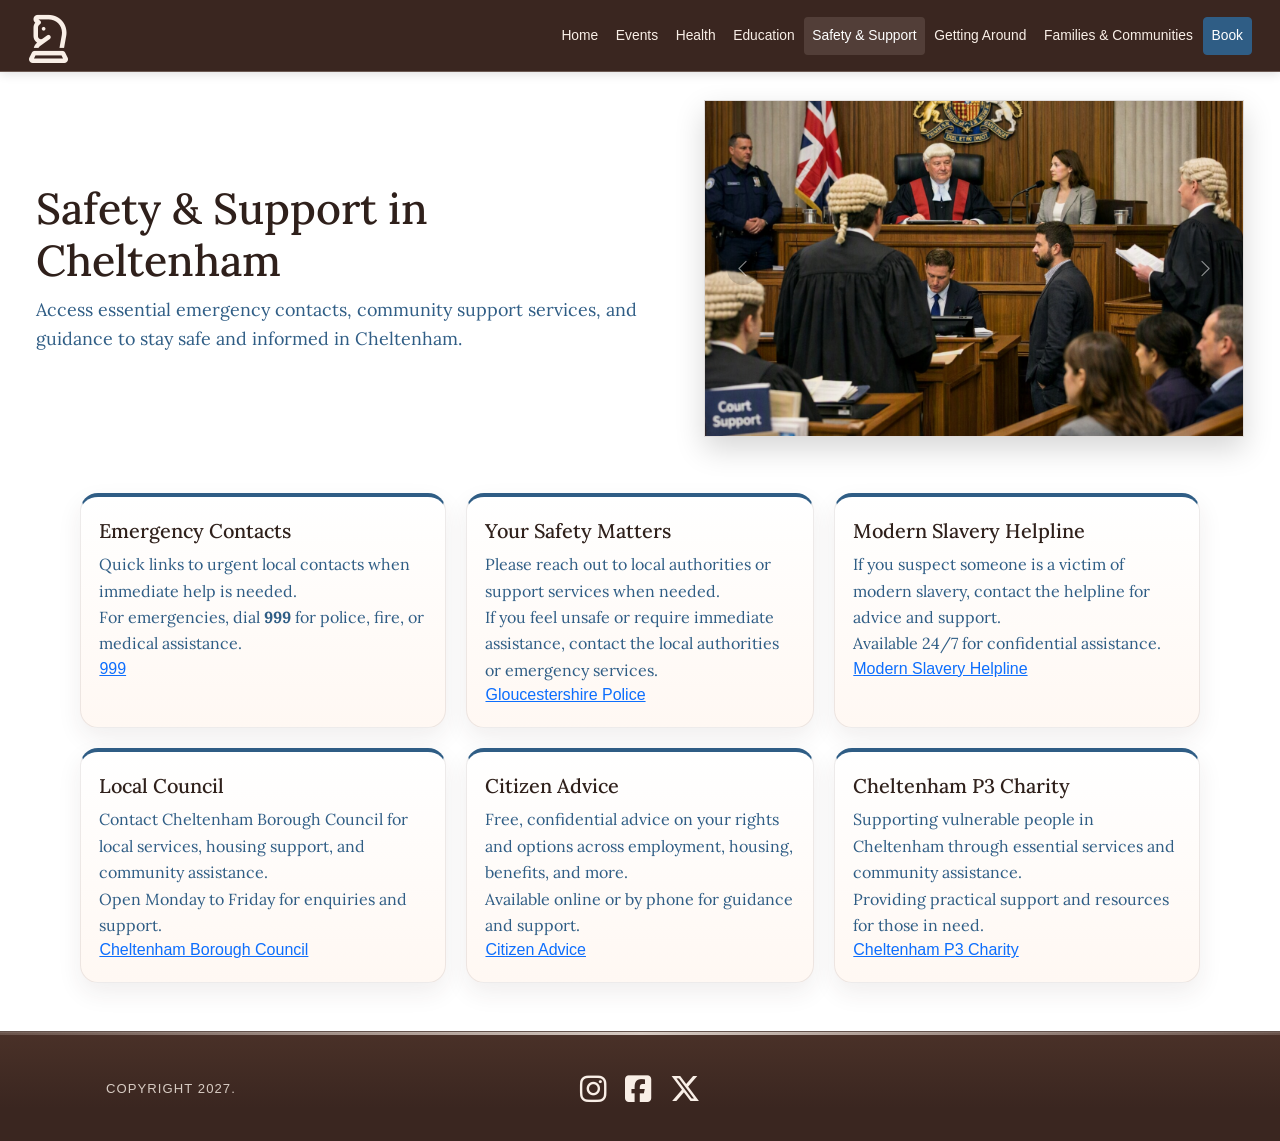
<file: safety.support.html>
<!DOCTYPE html>
<html lang="en">

<head>
    <meta charset="UTF-8">
    <!-- Responsive Viewport - MANDATORY for mobile-friendly sites -->
    <meta name="viewport" content="width=device-width, initial-scale=1.0">
    <!-- Meta Description - For search engines & visitors -->
    <meta name="description"
        content="Cheltenham Hubs is your trusted central guide to local events, leisure centres, swimming pools, gyms, and essential emergency contacts across Cheltenham — simple, inclusive, and easy to use for everyone.">
    <title>Cheltenham hubs, Safety & Support</title>
    <!--bootstrap css -->
    <link href="https://cdn.jsdelivr.net/npm/bootstrap@5.3.8/dist/css/bootstrap.min.css" rel="stylesheet"
        integrity="sha384-sRIl4kxILFvY47J16cr9ZwB07vP4J8+LH7qKQnuqkuIAvNWLzeN8tE5YBujZqJLB" crossorigin="anonymous">
    <link rel="stylesheet" href="https://cdnjs.cloudflare.com/ajax/libs/font-awesome/6.7.2/css/all.min.css"
        integrity="sha512-Evv84Mr4kqVGRNSgIGL/F/aIDqQb7xQ2vcrdIwxfjThSH8CSR7PBEakCr51Ck+w+/U6swU2Im1vVX0SVk9ABhg=="
        crossorigin="anonymous" referrerpolicy="no-referrer">
    <!--stylesheet-->
    <link rel="stylesheet" href="style.css">
</head>

<body>
    <!--navbar-->
    <section>
        <nav class="navbar navbar-expand-xl fixed-top">
            <div class="container-fluid">
                <a class="navbar-brand" href="safety.support.html" aria-label="Cheltenham Hubs Safety & Support">
                    <i class="fa-regular fa-chess-knight" aria-hidden="true"></i>
                </a>
                <button class="navbar-toggler" type="button" data-bs-toggle="collapse"
                    data-bs-target="#navbarNavAltMarkup" aria-controls="navbarNavAltMarkup" aria-expanded="false"
                    aria-label="Toggle navigation">
                    <span class="navbar-toggler-icon"></span>
                </button>
                <div class="collapse navbar-collapse" id="navbarNavAltMarkup">
                    <div class="navbar-nav ms-auto align-items-xl-center">
                        <a class="nav-link" href="index.html">Home</a>
                        <a class="nav-link" href="events.html">Events</a>
                        <a class="nav-link" href="health.html">Health</a>
                        <a class="nav-link" href="education.html">Education</a>
                        <a class="nav-link active" href="safety.support.html">Safety &amp; Support</a>
                        <a class="nav-link" href="getting.html">Getting Around</a>
                        <a class="nav-link" href="family.html">Families & Communities</a>
                        <a class="nav-link book-link" href="family.html#booking-form">Book</a>


                    </div>
                </div>
            </div>
        </nav>
    </section>
    <section class="hero-layout">
        <section class="welcome-copy">
            <h1>Safety & Support in Cheltenham</h1>
            <p>
                Access essential emergency contacts, community support services, and guidance to stay safe and informed
                in Cheltenham.
            </p>
        </section>
        <!--carousel-->
        <div id="carouselExample" class="carousel slide hero-carousel" data-bs-ride="carousel" data-bs-interval="3500">
            <div class="carousel-inner">
                <div class="carousel-item active">
                    <img src="images/court.1.png" class="d-block w-100" alt="community hub">
                </div>
                <div class="carousel-item">
                    <img src="images/court.2.png" class="d-block w-100" alt="cheltenham services overview">
                </div>
                <div class="carousel-item">
                    <img src="images/polic.plan.png" class="d-block w-100" alt="cheltenham services overview">
                </div>

                <div class="carousel-item">
                    <img src="images/police.commando.png" class="d-block w-100" alt="cheltenham services overview">
                </div>
                <div class="carousel-item">
                    <img src="images/police.action.png" class="d-block w-100" alt="cheltenham services overview">
                </div>
                <div class="carousel-item">
                    <img src="images/police.service.png" class="d-block w-100" alt="cheltenham services overview">
                </div>
                <div class="carousel-item">
                    <img src="images/polic.team.png" class="d-block w-100" alt="cheltenham services overview">
                </div>
            </div>
            <button class="carousel-control-prev" type="button" data-bs-target="#carouselExample" data-bs-slide="prev">
                <span class="carousel-control-prev-icon" aria-hidden="true"></span>
                <span class="visually-hidden">Previous</span>
            </button>
            <button class="carousel-control-next" type="button" data-bs-target="#carouselExample" data-bs-slide="next">
                <span class="carousel-control-next-icon" aria-hidden="true"></span>
                <span class="visually-hidden">Next</span>
            </button>
        </div>
    </section>

        <!--header-->
        <header class="safety-main">
            <section class="safety-section" aria-label="Safety support highlights">
                <div class="safety-box">
                    <h3>Emergency Contacts</h3>
                    <p>Quick links to urgent local contacts when immediate help is needed.</p>
                    <p>For emergencies, dial <strong>999</strong> for police, fire, or medical assistance.</p>
                    <a href="tel:999">999</a>
                </div>



                <div class="safety-box">
                    <h3>Your Safety Matters</h3>
                    <p>Please reach out to local authorities or support services when needed.</p>
                    <p>If you feel unsafe or require immediate assistance, contact the local authorities or emergency
                        services.</p>
                    <a href="https://www.gloucestershire.police.uk/" target="_blank"
                        rel="noopener noreferrer">Gloucestershire Police</a>
                </div>

                <div class="safety-box">
                    <h3>Modern Slavery Helpline</h3>
                    <p>If you suspect someone is a victim of modern slavery, contact the helpline for advice and
                        support.</p>
                    <p>Available 24/7 for confidential assistance.</p>
                    <a href="https://www.modernslaveryhelpline.org/" target="_blank" rel="noopener noreferrer">Modern
                        Slavery Helpline</a>
                </div>

                <div class="safety-box">
                    <h3>Local Council</h3>
                    <p>Contact Cheltenham Borough Council for local services, housing support, and community assistance.</p>
                    <p>Open Monday to Friday for enquiries and support.</p>
                    <a href="https://www.cheltenham.gov.uk/" target="_blank" rel="noopener noreferrer">Cheltenham Borough Council</a>
                </div>

                <div class="safety-box">
                    <h3>Citizen Advice</h3>
                    <p>Free, confidential advice on your rights and options across employment, housing, benefits, and more.</p>
                    <p>Available online or by phone for guidance and support.</p>
                    <a href="https://www.citizensadvice.org.uk/" target="_blank" rel="noopener noreferrer">Citizen Advice</a>
                </div>

                <div class="safety-box">
                    <h3>Cheltenham P3 Charity</h3>
                    <p>Supporting vulnerable people in Cheltenham through essential services and community assistance.</p>
                    <p>Providing practical support and resources for those in need.</p>
                    <a href="https://www.cheltenhamp3.org.uk/" target="_blank" rel="noopener noreferrer">Cheltenham P3 Charity</a>
                </div>
                 

            </section>
        </header>
        <!--footer-->
         <footer>
    <div class="footer-row">
      <small class="footer-copy">Copyright 2027.</small>
      <div class="social-links">
        <a href="https://www.instagram.com" target="_blank" aria-label="Visit our Instagram page (opens in a new tab)"
          rel="noopener"><i class="fa-brands fa-instagram"></i></a>
        <a href="https://www.facebook.com" target="_blank" aria-label="Visit our Facebook page (opens in a new tab)"
          rel="noopener"><i class="fa-brands fa-square-facebook"></i></a>
        <a href="https://www.x.com" target="_blank" aria-label="Visit our X feed (opens in a new tab)" rel="noopener"><i
            class="fa-brands fa-x-twitter"></i></a>
      </div>
      <div class="footer-spacer" aria-hidden="true"></div>
    </div>
  </footer>


        <!--bootstrap js -->
        <script src="https://cdn.jsdelivr.net/npm/bootstrap@5.3.8/dist/js/bootstrap.bundle.min.js"
            integrity="sha384-FKyoEForCGlyvwx9Hj09JcYn3nv7wiPVlz7YYwJrWVcXK/BmnVDxM+D2scQbITxI"
            crossorigin="anonymous"></script>

</body>

</html>
</file>
<file: style.css>
@import url("https://fonts.googleapis.com/css2?family=Lora:wght@400;500;600;700&display=swap");

:root {
    /* Shared color and font tokens used site-wide */
    --color-brown: #3a2620;
    --color-brown-soft: rgba(58, 38, 32, 0.16);
    --color-brown-shadow: rgba(58, 38, 32, 0.08);
    --color-cream: #f9efe7;
    --color-light-blue-text: #2f5d85;
    --color-text-dark: #2f201b;
    --color-white: #ffffff;
    --font-body: "Segoe UI", Tahoma, Geneva, Verdana, sans-serif;
    --font-heading: "Lora", serif;
}

/* Base styles */
html {
    /* Prevent sideways scroll from transformed or wide elements */
    overflow-x: hidden;
}

body {
    /* Top padding keeps content clear of fixed navbar */
    display: flex;
    flex-direction: column;
    box-sizing: border-box;
    min-height: 100vh;
    min-height: 100svh;
    margin: 0;
    padding-top: 72px;
    font-family: var(--font-body);
    overflow-x: hidden;
}

h1,
h2,
p {
    /* Use a consistent heading-style typeface for core text */
    font-family: var(--font-heading);
}

h1 {
    font-size: clamp(1.85rem, 4vw, 2.9rem);
    line-height: 1.2;
}

p {
    /* Default paragraph rhythm and brand text color */
    font-size: 1.05rem;
    line-height: 1.7;
    color: var(--color-light-blue-text);
}

/* Main content */
main {
    /* Global section spacing for page body content */
    padding: 2rem 1rem 3rem;
}

.content {
    /* Centered text container for intro/content sections */
    max-width: 760px;
    margin: 0 auto;
    text-align: center;
    color: var(--color-text-dark);
}

/* Homepage explore section surface */
.explore-section {
    max-width: 1200px;
    padding: 2.25rem 1.25rem 2.5rem;
    border-radius: 28px;
    background: linear-gradient(180deg, rgba(255, 250, 247, 0.96) 0%, rgba(249, 239, 231, 0.92) 100%);
    border: 1px solid rgba(58, 38, 32, 0.08);
    box-shadow: 0 18px 40px rgba(58, 38, 32, 0.08);
}

.content h2 {
    margin-bottom: 0.75rem;
    font-size: clamp(1.6rem, 3vw, 2.3rem);
}

.content p {
    margin: 0;
    line-height: 1.7;
    font-size: 1.05rem;
}

/* Explore Cheltenham cards */
.info-grid {
    /* Responsive card grid layout */
    display: grid;
    grid-template-columns: repeat(4, minmax(0, 1fr));
    gap: 1rem;
    margin-top: 1.5rem;
}

.info-box {
    /* Card surface styling */
    padding: 1.35rem 1.15rem 1.25rem;
    border: 1px solid rgba(58, 38, 32, 0.09);
    border-top: 4px solid var(--color-light-blue-text);
    border-radius: 18px;
    background: linear-gradient(180deg, #ffffff 0%, #fff8f3 100%);
    text-align: left;
    box-shadow: 0 10px 24px rgba(58, 38, 32, 0.08);
    transition: transform 180ms ease, box-shadow 180ms ease, border-color 180ms ease;
}

.info-box:hover {
    transform: translateY(-4px);
    box-shadow: 0 14px 28px rgba(58, 38, 32, 0.12);
    border-color: rgba(47, 93, 133, 0.2);
}

.info-box h3 {
    margin: 0 0 0.65rem;
    font-family: var(--font-heading);
    font-size: 1.2rem;
    color: var(--color-text-dark);
}

.info-box p {
    font-size: 0.98rem;
    line-height: 1.65;
}

/* Navbar */
.navbar {
    /* Fixed top navigation bar shell */
    background-color: var(--color-brown);
    padding: 0.55rem 1rem;
    min-height: 72px;
    border-bottom: 1px solid rgba(249, 239, 231, 0.25);
    box-shadow: 0 2px 10px rgba(0, 0, 0, 0.12);
    z-index: 1030;
}

.navbar .container-fluid {
    /* Limit nav content width on wide screens */
    max-width: 1280px;
    margin: 0 auto;
}

.navbar .navbar-brand,
.navbar .nav-link {
    /* Shared nav foreground color */
    color: var(--color-cream);
}

.navbar .navbar-brand {
    display: flex;
    align-items: center;
    padding: 0;
    line-height: 1;
    margin-right: 1rem;
}

.navbar .navbar-collapse {
    /* Push menu items to the right in expanded layout */
    justify-content: flex-end;
    flex-grow: 0;
}

.navbar .navbar-nav {
    display: flex;
    align-items: center;
    gap: 0.25rem;
}

.navbar .nav-link {
    /* Clickable nav pill sizing */
    padding: 0.5rem 0.65rem;
    line-height: 1.2;
    font-size: 0.96rem;
    white-space: nowrap;
    border-radius: 4px;
}

.navbar .navbar-brand i {
    font-size: 3rem;
    line-height: 1;
    transform: translate(0, 3px);
}

.navbar .navbar-brand:hover,
.navbar .nav-link:hover,
.navbar .nav-link.active {
    color: var(--color-white);
}

.navbar .nav-link:hover,
.navbar .nav-link.active {
    background-color: rgba(249, 239, 231, 0.12);
}

.navbar .book-link {
    color: var(--color-white);
    background-color: var(--color-light-blue-text);
    border: 1px solid var(--color-light-blue-text);
    transition: background-color 180ms ease, color 180ms ease, transform 180ms ease, box-shadow 180ms ease;
}

.navbar .book-link:hover,
.navbar .book-link:focus-visible {
    color: var(--color-white);
    background-color: #244966;
    border-color: #244966;
    transform: translateY(-2px);
    box-shadow: 0 4px 10px rgba(0, 0, 0, 0.2);
}

.navbar-toggler {
    /* Mobile menu button dimensions and alignment */
    border-color: rgba(249, 239, 231, 0.8);
    display: inline-flex;
    align-items: center;
    justify-content: center;
    padding: 0.5rem 0.55rem;
    line-height: 1;
    margin-top: 0;
    transform: none;
}

.navbar-toggler:focus {
    box-shadow: 0 0 0 0.2rem rgba(249, 239, 231, 0.3);
}

.navbar-toggler-icon {
    /* Custom light hamburger icon for dark background */
    background-image: url("data:image/svg+xml,%3csvg xmlns='http://www.w3.org/2000/svg' viewBox='0 0 30 30'%3e%3cpath stroke='rgba%28249, 239, 231, 0.98%29' stroke-linecap='round' stroke-miterlimit='10' stroke-width='2' d='M4 7h22M4 15h22M4 23h22'/%3e%3c/svg%3e");
}

/* Collapsed navbar panel behavior for tablet/mobile */
@media (max-width: 1199.98px) {
    .navbar .navbar-collapse {
        position: absolute;
        top: 100%;
        left: 0;
        right: 0;
        background-color: var(--color-brown);
        padding: 0.5rem 1rem 1rem;
        border-top: 1px solid rgba(249, 239, 231, 0.25);
        box-shadow: 0 10px 18px rgba(0, 0, 0, 0.2);
    }

    .navbar .navbar-nav {
        align-items: flex-start;
        gap: 0;
    }

    .navbar .nav-link {
        padding: 0.55rem 0;
        border-radius: 0;
    }
}

/* Expanded navbar fine-tuning for desktop */
@media (min-width: 1200px) {
    .navbar .container-fluid {
        display: flex;
        align-items: center;
        justify-content: space-between;
        gap: 0.5rem;
    }

    .navbar .navbar-collapse {
        display: flex !important;
        align-items: center;
        height: 100%;
        min-width: 0;
        flex: 1 1 auto;
    }

    .navbar .navbar-nav {
        flex-wrap: nowrap;
        white-space: nowrap;
        align-items: center;
        height: 100%;
        min-width: 0;
        gap: 0.1rem;
    }

    .navbar .nav-link {
        display: inline-flex;
        align-items: center;
        height: 38px;
        font-size: clamp(0.8rem, 0.28vw + 0.64rem, 0.93rem);
        padding: 0 0.45rem;
        padding-top: 0;
        padding-bottom: 0;
    }
}

/* Footer */
footer {
    /* Full-width footer block with brand gradient */
    position: relative;
    box-sizing: border-box;
    isolation: isolate;
    margin-top: auto;
    background: linear-gradient(180deg, #4a3128 0%, #3a2620 70%);
    color: var(--color-cream);
    width: 100%;
    max-width: none;
    margin-left: 0;
    margin-right: 0;
    padding: 2.6rem 0 2.3rem;
    border-top: 1px solid rgba(249, 239, 231, 0.22);
    box-shadow: inset 0 1px 0 rgba(255, 255, 255, 0.08);
}

footer::before {
    /* Thin highlight line at the top of the footer */
    content: "";
    position: absolute;
    inset: 0 0 auto;
    height: 3px;
    background: linear-gradient(90deg, rgba(249, 239, 231, 0.18), rgba(249, 239, 231, 0.8), rgba(249, 239, 231, 0.18));
    z-index: -1;
}

/* Safety page: two boxes with center message */
.safety-main {
    /* Vertical spacing around the safety section */
    padding: 2.5rem 1rem 3rem;
}

.safety-section {
    /* Three-column layout: left card, center message, right card */
    max-width: 1120px;
    margin: 0 auto;
    display: grid;
    grid-template-columns: minmax(240px, 1fr) minmax(260px, 0.95fr) minmax(240px, 1fr);
    gap: 1.25rem;
    align-items: stretch;
}

.safety-box {
    /* Reusable support card style */
    background: linear-gradient(180deg, #ffffff 0%, #fff8f3 100%);
    border: 1px solid rgba(58, 38, 32, 0.09);
    border-top: 4px solid var(--color-light-blue-text);
    border-radius: 18px;
    box-shadow: 0 10px 24px rgba(58, 38, 32, 0.08);
    padding: 1.35rem 1.15rem 1.25rem;
    min-height: 210px;
    transition: transform 180ms ease, box-shadow 180ms ease, border-color 180ms ease;
}

.safety-box:hover {
    transform: translateY(-4px);
    box-shadow: 0 14px 28px rgba(58, 38, 32, 0.12);
    border-color: rgba(47, 93, 133, 0.2);
}

.safety-box h3 {
    margin: 0 0 0.55rem;
    font-family: var(--font-heading);
    color: var(--color-text-dark);
    font-size: 1.24rem;
    
}

.safety-box p {
    margin: 0;
    font-size: 1rem;
    line-height: 1.65;
}

.safety-number-box {
    /* Compact number badge for emergency numbers */
    width: clamp(72px, 9vw, 92px);
    height: clamp(72px, 9vw, 92px);
    margin: 0.85rem auto 0;
    border-radius: 10px;
    border: 1px solid rgba(58, 38, 32, 0.28);
    background-color: #ffffff;
    box-shadow: 0 8px 18px var(--color-brown-shadow);
    display: flex;
    align-items: center;
    justify-content: center;
    font-family: var(--font-heading);
    font-size: clamp(1.55rem, 2.1vw, 2rem);
    font-weight: 700;
    color: var(--color-text-dark);
    line-height: 1;
}

.safety-center-text {
    /* Highlighted middle message block */
    background: linear-gradient(180deg, #f8eee6 0%, #f5e6d9 100%);
    border: 1px solid rgba(58, 38, 32, 0.2);
    box-shadow: 0 10px 22px var(--color-brown-shadow);
    display: flex;
    flex-direction: column;
    justify-content: center;
    align-items: center;
    text-align: center;
    padding: 1.25rem 1rem;
    min-height: 210px;
}

.safety-center-text h2 {
    margin: 0 0 0.45rem;
    color: var(--color-text-dark);
    font-size: clamp(1.35rem, 2.2vw, 1.9rem);
}

.safety-center-text p {
    margin: 0;
    font-size: 0.98rem;
    line-height: 1.6;
    max-width: 28ch;
}

/* Stack safety cards on smaller screens */
@media (max-width: 991.98px) {
    .safety-section {
        grid-template-columns: 1fr;
        gap: 1rem;
    }

    .safety-box,
    .safety-center-text {
        min-height: auto;
    }
}

.footer-shell {
    /* Legacy centered footer content wrapper */
    max-width: 980px;
    margin: 0 auto;
    text-align: center;
}

footer h2 {
    margin: 0;
    font-family: var(--font-heading);
    font-size: clamp(1.4rem, 2.4vw, 1.8rem);
    letter-spacing: 0.01em;
}

footer p {
    margin: 0.65rem auto 0.75rem;
    max-width: 64ch;
    line-height: 1.65;
    font-size: 1rem;
    color: #9fc0db;
}

footer small {
    display: inline-block;
    font-size: 0.9rem;
    letter-spacing: 0.02em;
    color: rgba(249, 239, 231, 0.82);
}

footer .footer-row {
    /* Footer layout: left copyright, centered socials */
    display: grid;
    grid-template-columns: 1fr auto 1fr;
    align-items: center;
    max-width: 1100px;
    margin: 0 auto;
    padding: 0 1rem;
}

footer .footer-copy {
    /* Small uppercase copyright styling */
    justify-self: start;
    margin: 0;
    text-transform: uppercase;
    font-size: 0.82rem;
    letter-spacing: 0.08em;
}

footer .footer-spacer {
    justify-self: end;
    width: 1px;
    height: 1px;
}

footer .social-links {
    /* Horizontal social icon row */
    display: flex;
    justify-content: center;
    align-items: center;
    gap: 1.15rem;
    justify-self: center;
    margin: 0;
}

footer .social-links a {
    /* Social icon size and interaction animation */
    color: var(--color-cream);
    font-size: clamp(1.9rem, 2.2vw, 2.3rem);
    line-height: 1;
    transition: transform 0.2s ease, color 0.2s ease;
}

footer .social-links a:hover,
footer .social-links a:focus-visible {
    color: #d4e8f8;
    transform: translateY(-2px);
}

/* Footer compact layout adjustments for phones */
@media (max-width: 767.98px) {
    footer {
        padding: 2.1rem 0 1.9rem;
    }

    footer .social-links {
        gap: 1rem;
    }

    footer .social-links a {
        font-size: 2rem;
    }

    footer .footer-row {
        grid-template-columns: 1fr;
        gap: 0.75rem;
        justify-items: center;
        text-align: center;
    }

    footer .footer-copy {
        justify-self: center;
    }

    footer .footer-spacer {
        display: none;
    }

    footer p {
        margin-top: 0.55rem;
        margin-bottom: 0.65rem;
        font-size: 0.95rem;
    }
}

/* Hero area */
.hero-layout {
    /* Two-column hero layout: copy + carousel */
    display: grid;
    grid-template-columns: minmax(0, 1fr) minmax(300px, 420px);
    gap: 1.25rem;
    align-items: center;
    padding: 1.25rem 1rem 0.75rem;
    max-width: 1280px;
    margin: 0 auto;
}

.hero-layout > * {
    min-width: 0;
}

.welcome-copy {
    /* Left hero text column */
    max-width: 760px;
    padding: 0;
    color: var(--color-text-dark);
    grid-column: 1;
}

.welcome-copy h1 {
    margin: 0 0 0.5rem;
    font-size: clamp(1.7rem, 4vw, 2.4rem);
}

.welcome-copy p {
    margin: 0;
    line-height: 1.65;
    font-size: 1.05rem;
}

/* Carousel */
.hero-carousel {
    /* Hero image slider frame */
    width: 100%;
    max-width: 420px;
    min-width: 0;
    margin: 0;
    justify-self: end;
    align-self: center;
    grid-column: 2;
    border-radius: 0;
    border: 1px solid var(--color-brown-soft);
    overflow: hidden;
    box-shadow: 0 12px 28px rgba(0, 0, 0, 0.16);
}

.hero-carousel .carousel-inner {
    border-radius: inherit;
    overflow: hidden;
    box-shadow: none;
}

.hero-carousel .carousel-item {
    height: 250px;
    overflow: hidden;
}

.hero-carousel .carousel-item img {
    display: block;
    width: 100%;
    height: calc(100% + 40px);
    object-fit: cover;
    object-position: center;
    transform: translateY(-40px);
}

.hero-carousel .carousel-control-prev,
.hero-carousel .carousel-control-next {
    width: 14%;
}

.hero-carousel .carousel-control-prev-icon,
.hero-carousel .carousel-control-next-icon {
    /* Soft circular backgrounds for nav arrows */
    border-radius: 999px;
    background-color: rgba(0, 0, 0, 0.28);
    background-size: 60% 60%;
}

/* xs: Extra small devices (<576px) */
@media (max-width: 575.98px) {
    /* Single-column mobile hero and cards */
    h1 {
        font-size: 1.95rem;
    }

    p {
        font-size: 0.98rem;
        line-height: 1.75;
    }

    .hero-layout {
        grid-template-columns: 1fr;
        gap: 0.75rem;
        padding: 1rem 0.75rem 0.5rem;
    }

    .hero-carousel {
        order: 1;
    }

    .welcome-copy {
        order: 2;
        text-align: center;
        margin-top: 0.25rem;
    }

    .hero-carousel {
        width: 100%;
        max-width: 100%;
        justify-self: stretch;
    }

    .welcome-copy {
        padding: 0;
    }

    .hero-carousel .carousel-item img {
        height: calc(100% + 34px);
        transform: translateY(-34px);
    }

    .hero-carousel .carousel-item {
        height: 250px;
    }

    .info-grid {
        grid-template-columns: 1fr;
    }
}

/* sm: Small devices (>=576px and <768px) */
@media (min-width: 576px) and (max-width: 767.98px) {
    /* Small-screen typography and stacked hero */
    h1 {
        font-size: 2.1rem;
    }

    p {
        font-size: 1rem;
    }

    .hero-layout {
        grid-template-columns: minmax(0, 1fr) minmax(0, 1fr);
        gap: 1rem;
        padding: 1.25rem 1rem 0.75rem;
    }

    .hero-layout {
        grid-template-columns: 1fr;
    }

    .hero-carousel {
        order: 1;
    }

    .welcome-copy {
        order: 2;
        text-align: center;
        margin-top: 0.25rem;
    }

    .welcome-copy h1 {
        font-size: 2rem;
    }

    .welcome-copy p {
        font-size: 1rem;
    }

    .hero-carousel {
        width: 100%;
        max-width: 100%;
        justify-self: stretch;
    }

    .hero-carousel .carousel-item img {
        height: calc(100% + 34px);
        transform: translateY(-34px);
    }

    .hero-carousel .carousel-item {
        height: 250px;
    }

    .info-grid {
        grid-template-columns: 1fr;
    }
}

/* md: Medium devices (>=768px and <992px) */
@media (min-width: 768px) and (max-width: 991.98px) {
    /* Tablet hero balance and 2-column cards */
    h1 {
        font-size: 2.3rem;
    }

    p {
        font-size: 1.02rem;
    }

    .hero-layout {
        grid-template-columns: minmax(0, 1fr) minmax(260px, 360px);
        gap: 1rem;
        padding: 1.25rem 1rem 0.75rem;
    }

    .welcome-copy h1 {
        font-size: 2rem;
    }

    .welcome-copy p {
        font-size: 1rem;
    }

    .hero-carousel {
        width: 100%;
        max-width: 360px;
        justify-self: end;
    }

    .hero-carousel .carousel-item img {
        height: calc(100% + 38px);
        transform: translateY(-38px);
    }

    .hero-carousel .carousel-item {
        height: 270px;
    }

    .info-grid {
        grid-template-columns: repeat(2, minmax(0, 1fr));
    }
}

/* lg: Large devices (>=992px and <1200px) */
@media (min-width: 992px) and (max-width: 1199.98px) {
    /* Laptop carousel scaling */
    h1 {
        font-size: 2.55rem;
    }

    p {
        font-size: 1.08rem;
    }

    .hero-carousel {
        width: 100%;
        max-width: 460px;
    }

    .hero-carousel .carousel-item img {
        height: calc(100% + 44px);
        transform: translateY(-44px);
    }

    .hero-carousel .carousel-item {
        height: 305px;
    }
}

/* xl: Extra large devices (>=1200px and <1400px) */
@media (min-width: 1200px) and (max-width: 1399.98px) {
    /* Wider desktop spacing and larger media */
    h1 {
        font-size: 2.9rem;
    }

    p {
        font-size: 1.12rem;
    }

    .hero-layout {
        grid-template-columns: minmax(0, 1fr) minmax(320px, 540px);
        gap: 2rem;
        padding: 1.75rem 2.25rem 1rem;
    }

    .welcome-copy h1 {
        font-size: 2.7rem;
    }

    .welcome-copy p {
        font-size: 1.12rem;
        max-width: 68ch;
    }

    .hero-carousel {
        width: 100%;
        max-width: 540px;
    }

    .hero-carousel .carousel-item img {
        height: calc(100% + 52px);
        transform: translateY(-52px);
    }

    .hero-carousel .carousel-item {
        height: 335px;
    }
}

/* xxl: Extra extra large devices (>=1400px) */
@media (min-width: 1400px) {
    /* Large desktop hero scaling */
    h1 {
        font-size: 3.1rem;
    }

    p {
        font-size: 1.15rem;
    }

    .hero-layout {
        grid-template-columns: minmax(0, 1fr) minmax(340px, 600px);
        gap: 2.25rem;
        padding: 2rem 2.5rem 1.25rem;
    }

    .welcome-copy h1 {
        font-size: 2.9rem;
    }

    .welcome-copy p {
        font-size: 1.15rem;
        max-width: 72ch;
    }

    .hero-carousel {
        width: 100%;
        max-width: 600px;
    }

    .hero-carousel .carousel-item img {
        height: calc(100% + 56px);
        transform: translateY(-56px);
    }

    .hero-carousel .carousel-item {
        height: 360px;
    }
}
/* Final mobile override: full-width carousel first, text below */
@media (max-width: 767.98px) {
    /* Final phone-specific ordering and compact navbar */
    .navbar {
        min-height: 64px;
        padding: 0.44rem 0.7rem;
    }

    .navbar .navbar-brand i {
        font-size: 2.35rem;
        transform: translate(0, 2px);
    }

    .navbar-toggler {
        padding: 0.38rem 0.46rem;
    }

    .navbar-toggler-icon {
        width: 1.15em;
        height: 1.15em;
        background-size: 1.15em 1.15em;
    }

    .hero-layout {
        display: flex;
        flex-direction: column;
        gap: 0.9rem;
        padding: 1rem 0.75rem 0.75rem;
    }

    .hero-carousel {
        order: 1;
        width: 100%;
        max-width: 100%;
        justify-self: stretch;
        grid-column: auto;
        margin: 0;
        border-radius: 18px;
    }

    .hero-carousel .carousel-item {
        height: clamp(220px, 62vw, 320px);
    }

    .hero-carousel .carousel-item img {
        height: calc(100% + 28px);
        transform: translateY(-28px);
    }

    .welcome-copy {
        order: 2;
        grid-column: auto;
        width: 100%;
        text-align: center;
        padding: 0 0.9rem 0.4rem;
        margin: 0;
    }

    .hero-carousel .carousel-control-prev,
    .hero-carousel .carousel-control-next {
        width: 18%;
    }
}
</file>
